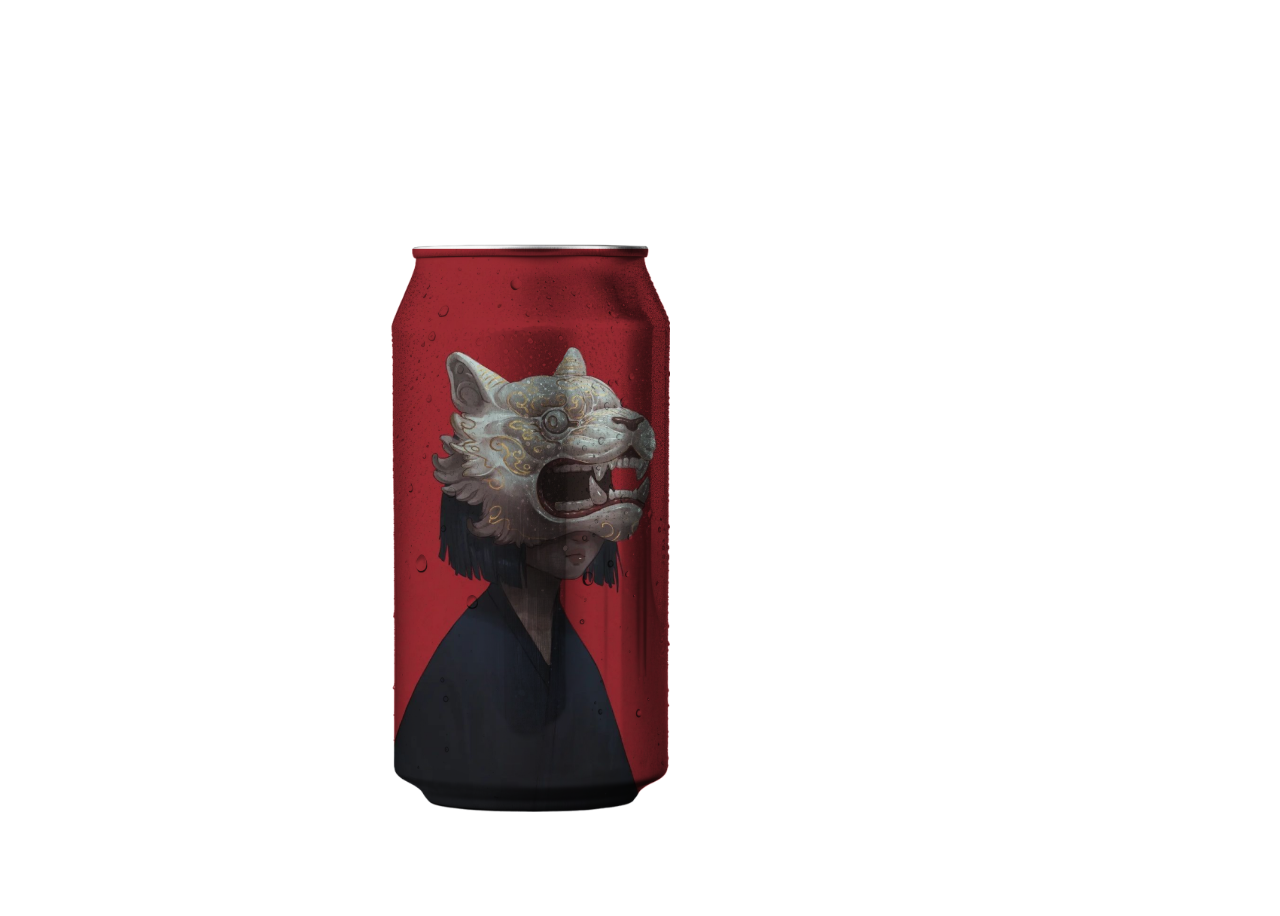
<file: Bottle/index.html>
<!DOCTYPE html>
<html lang="en">
<head>
    <meta charset="UTF-8">
    <meta name="viewport" content="width=device-width, initial-scale=1.0">
    <title>Document</title>
    <link rel="stylesheet" href="./style.css">
</head>
<body>
    <div class="banner">
        <div class="product">
            <div class="soda" style="--url: url(./bg.png)">

            </div>
        </div>
    </div>
</body>
</html>
</file>
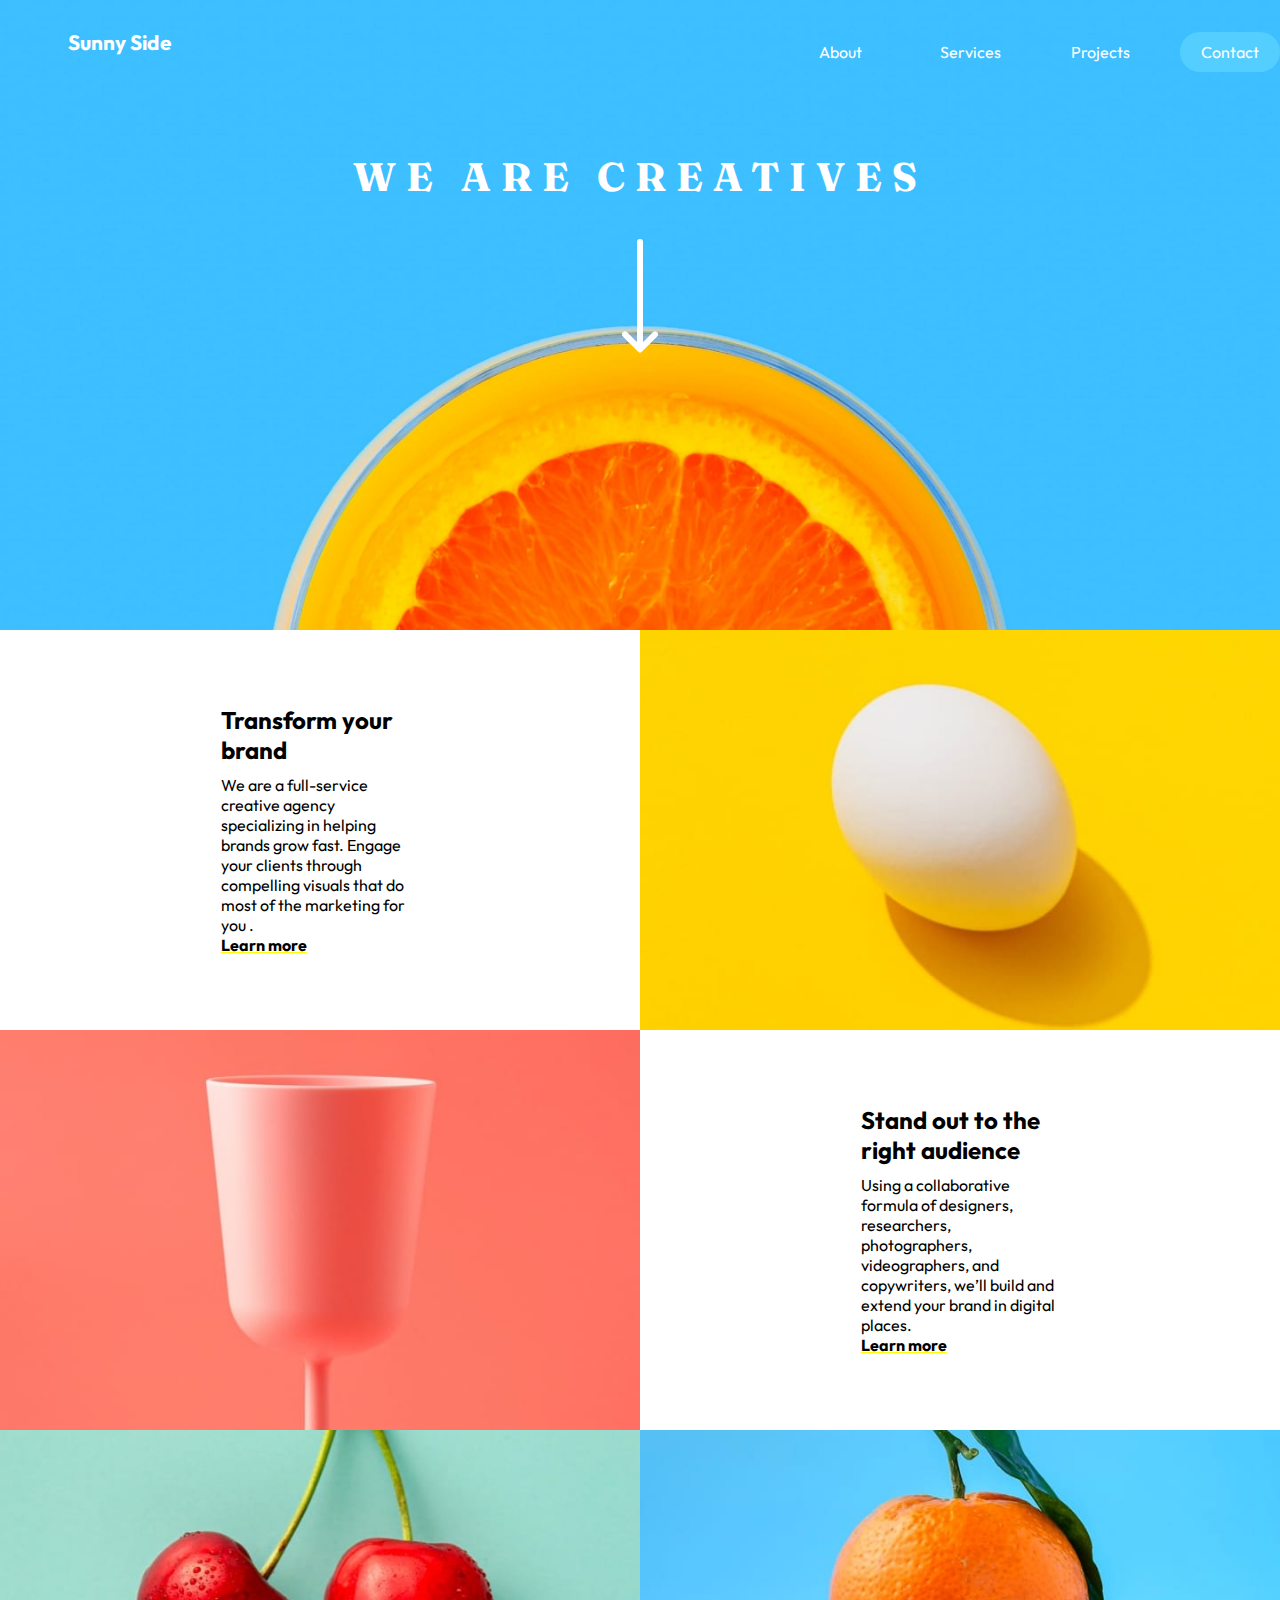
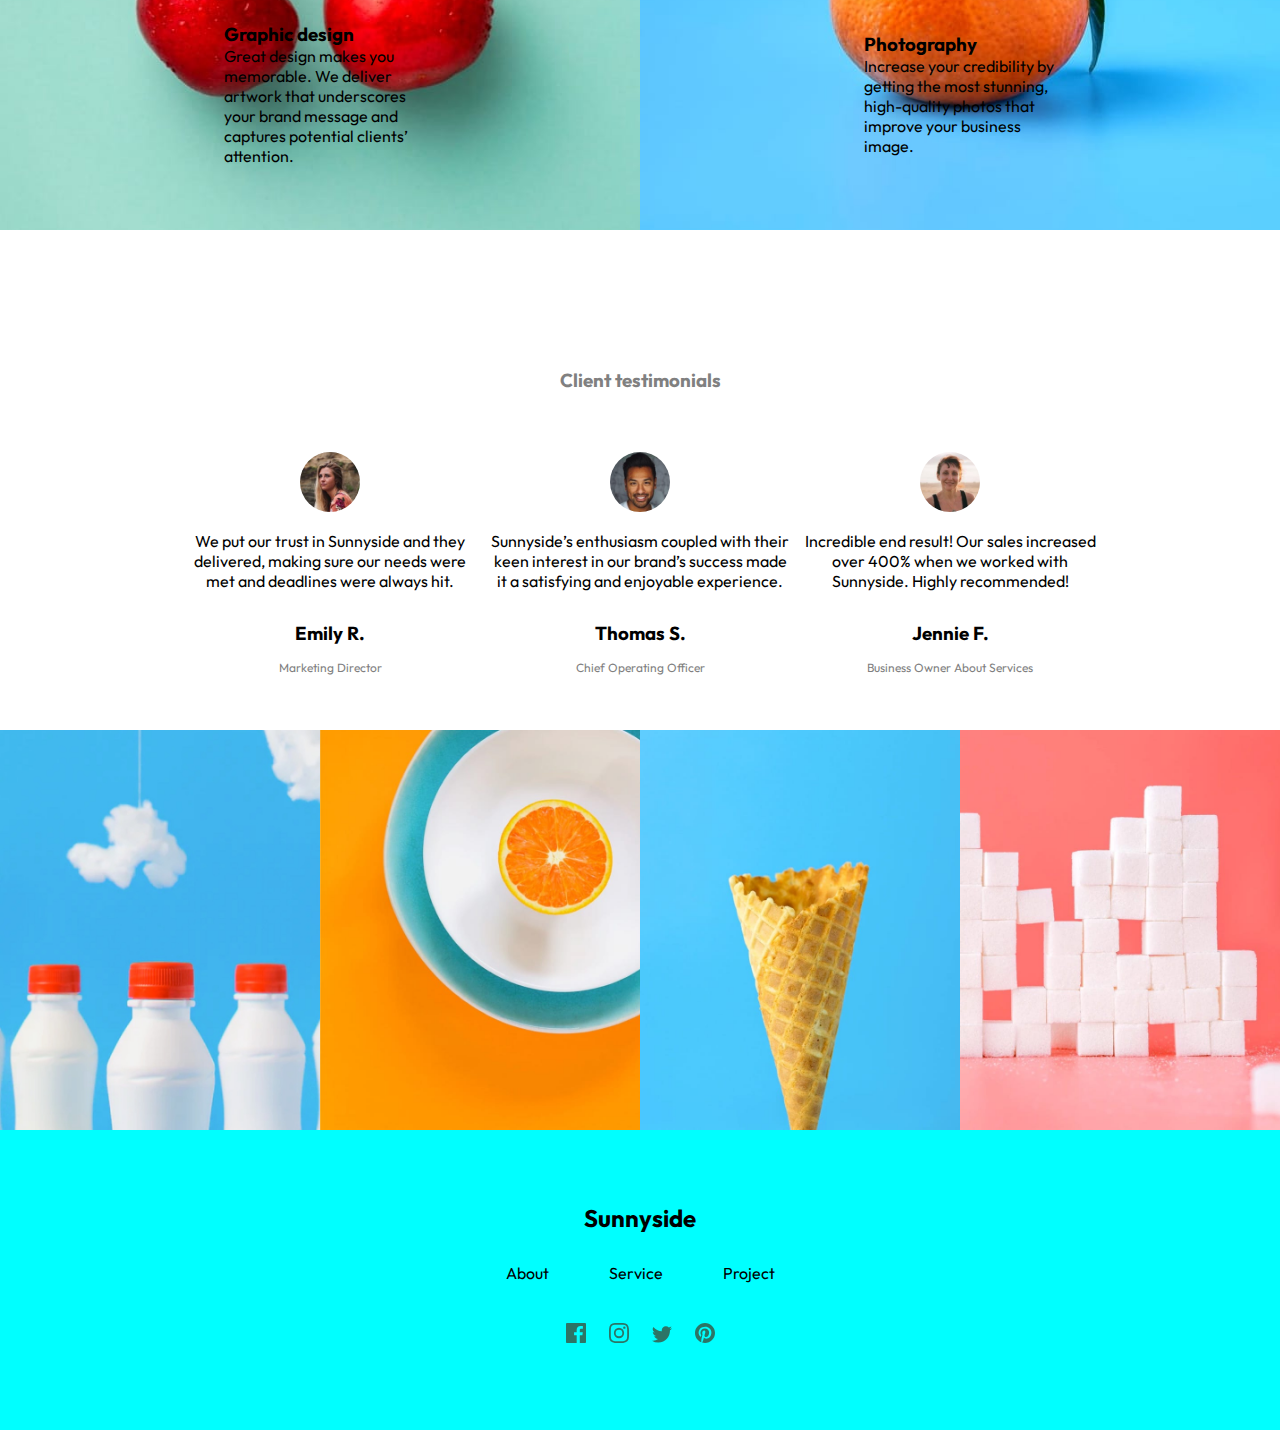
<file: Frontend/sunnyside-agency-landing-page-main/index.html>
<!DOCTYPE html>
<html lang="en">
  <head>
    <meta charset="UTF-8" />
    <meta name="viewport" content="width=device-width, initial-scale=1.0" />
    <!-- displays site properly based on user's device -->
    <link rel="stylesheet" href="./style.css" />
    <link
      rel="icon"
      type="image/png"
      sizes="32x32"
      href="./images/favicon-32x32.png"
    />
    <title>Frontend Mentor | Sunnyside agency landing page</title>
    <style></style>
  </head>
  <body>
    <div class="container">
      <div class="header">
        <div class="nav">
          <div class="nav-header">
            <h4>Sunny Side</h4>
          </div>
          <div class="nav-list">
            <li>About</li>
            <li>Services</li>
            <li>Projects</li>
            <li>Contact</li>
          </div>
        </div>
        <h1>We are creatives</h1>
        <div class="arrow">
          <img src="./images/icon-arrow-down.svg" alt="" />
        </div>
      </div>
      <div class="content1">
        <div class="sec1">
          <div class="sec1-content">
            <h2>Transform your brand</h2>
            <p>
              We are a full-service creative agency specializing in helping
              brands grow fast. Engage your clients through compelling visuals
              that do most of the marketing for you .
            </p>
            <a href="">Learn more</a>
          </div>
        </div>
        <div class="sec2">
          <img src="./images/desktop/image-transform.jpg" alt="" />
        </div>
      </div>
      <div class="content1">
        <div class="sec2">
          <img src="./images/desktop/image-stand-out.jpg" alt="" />
        </div>
        <div class="sec1">
          <div class="sec1-content">
            <h2>Stand out to the right audience</h2>
            <p>
              Using a collaborative formula of designers, researchers,
              photographers, videographers, and copywriters, we’ll build and
              extend your brand in digital places.
            </p>
            <a href="">Learn more</a>
          </div>
        </div>
      </div>
      <div class="content1">
        <div class="sec3">
          <div class="sec-detail">
            <h3>Graphic design</h3>
            <p>
              Great design makes you memorable. We deliver artwork that
              underscores your brand message and captures potential clients’
              attention.
            </p>
          </div>
        </div>
        <div class="sec4">
          <div class="sec-detail">
            <h3>Photography</h3>
            <p>
              Increase your credibility by getting the most stunning,
              high-quality photos that improve your business image.
            </p>
          </div>
        </div>
      </div>
      <div class="sec5">
        <h3 style="color: gray">Client testimonials</h3>
        <div class="card-container">
          <div class="sec-card">
            <img src="./images/image-emily.jpg" alt="" />
            <p>
              We put our trust in Sunnyside and they delivered, making sure our
              needs were met and deadlines were always hit.
            </p>
            <div class="detail">
              <h3>Emily R.</h3>
              <p>Marketing Director</p>
            </div>
          </div>
          <div class="sec-card">
            <img src="./images/image-thomas.jpg" alt="" />

            <p>
              Sunnyside’s enthusiasm coupled with their keen interest in our
              brand’s success made it a satisfying and enjoyable experience.
            </p>
            <div class="detail">
              <h3>Thomas S.</h3>
              <p>Chief Operating Officer</p>
            </div>
          </div>
          <div class="sec-card">
            <img src="./images/image-jennie.jpg" alt="" />
            <p>
              Incredible end result! Our sales increased over 400% when we
              worked with Sunnyside. Highly recommended!
            </p>
            <div class="detail">
              <h3>Jennie F.</h3>
              <p>Business Owner About Services</p>
            </div>
          </div>
        </div>
      </div>
      <div class="sec6">
        <div class="sec6-pic"></div>
        <div class="sec6-pic"></div>
        <div class="sec6-pic"></div>
        <div class="sec6-pic"></div>
      </div>
      <div class="footer">
        <div class="footer-detail">
          <h2>Sunnyside</h2>
          <div class="footer-list">
            <li>About</li>
            <li>Service</li>
            <li>Project</li>
          </div>
    
          <img src="./images/icon-facebook.svg" alt="" />
          <img src="./images/icon-instagram.svg" alt="" />
          <img src="./images/icon-twitter.svg" alt="" />
          <img src="./images/icon-pinterest.svg" alt="" />
        </div>
      </div>
    </div>
  </body>
</html>
</file>
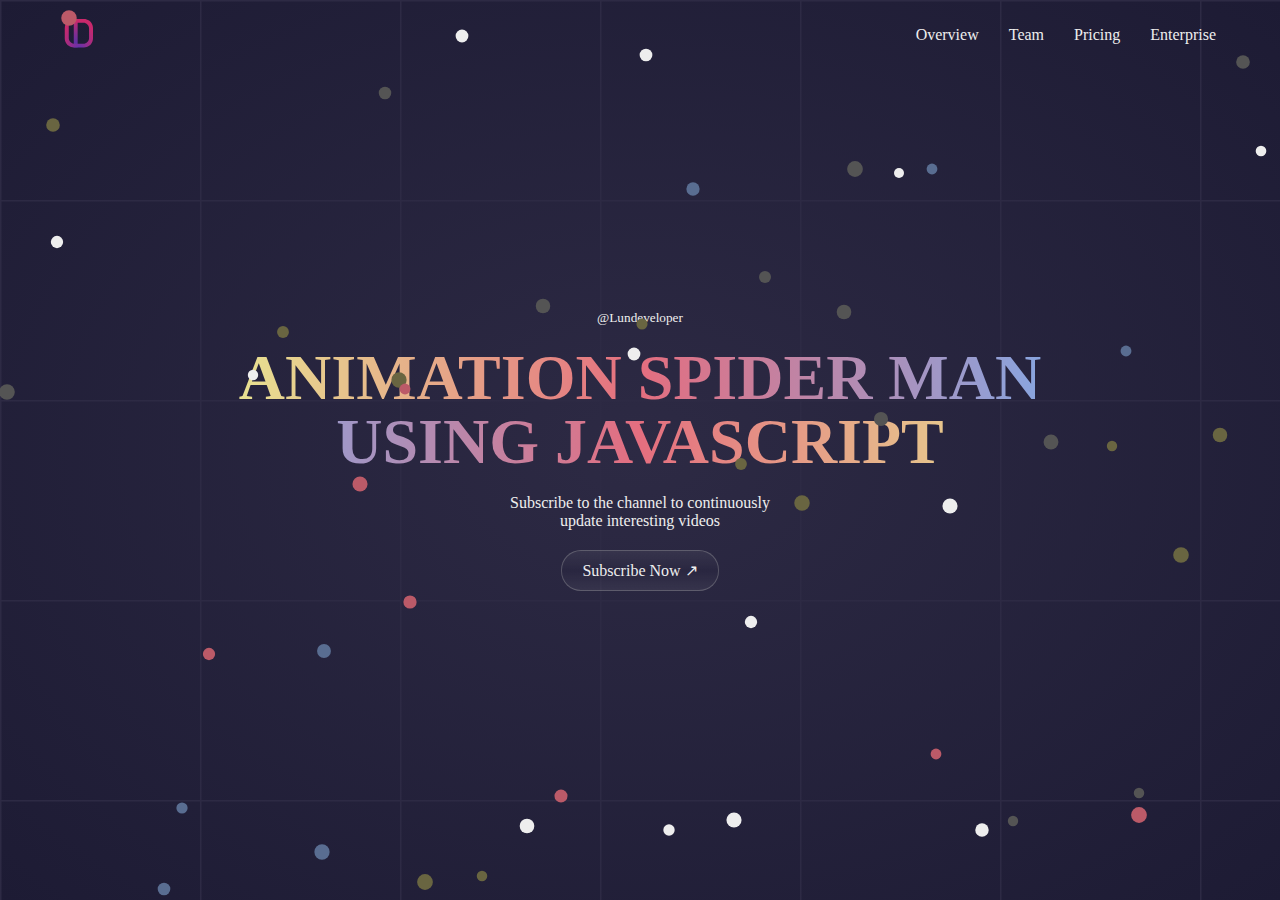
<file: LD/canvas/index.html>
<!DOCTYPE html>
<html lang="en">
<head>
    <meta charset="UTF-8">
    <meta name="viewport" content="width=device-width, initial-scale=1.0">
    <title>Document</title>
    <link rel="stylesheet" href="style.css">
</head>
<body>
    <header>
        <figure>
            <img src="../logo.svg">
        </figure>
        <nav>
            <ul>
                <li>Overview</li>
                <li>Team</li>
                <li>Pricing</li>
                <li>Enterprise</li>
            </ul>
        </nav>
    </header>
    <main>
        <div class="banner">
            <h5>@Lundeveloper</h5>
            <div>
                <h1 class="left">ANIMATION spider man</h1>
                <h1 class="right">using JAvascript</h1>
            </div>
            <h4>
                Subscribe to the channel to continuously
                <br>update interesting videos
            </h4>
            <button>Subscribe Now &#8599</button>

            <canvas id="dotsCanvas"></canvas>
        </div>
    </main>    


    <script src="app.js"></script>
</body>
</html>
</file>
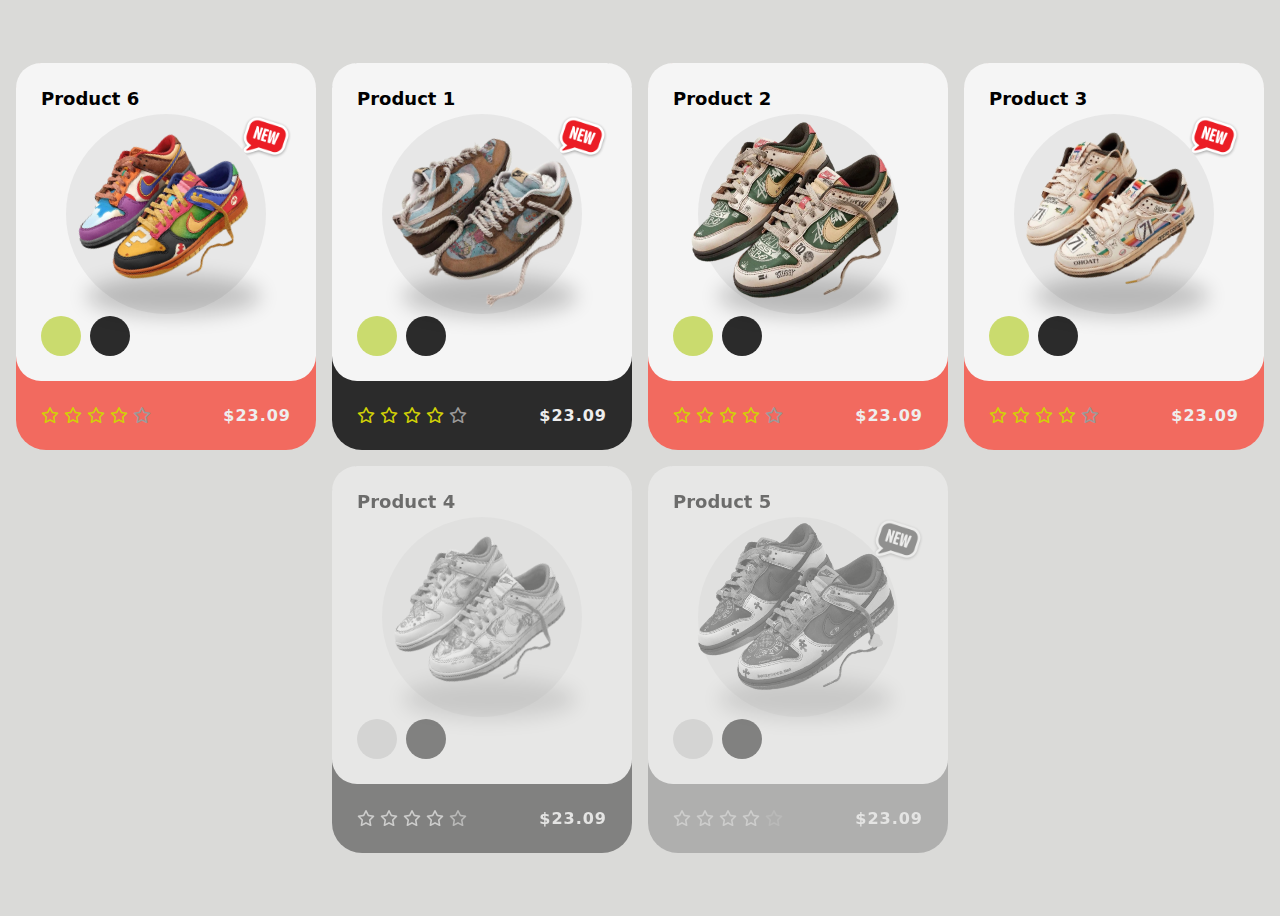
<file: LD/flex_css/index.html>
<!DOCTYPE html>
<html lang="en">

<head>
  <meta charset="UTF-8">
  <meta http-equiv="X-UA-Compatible" content="IE=edge">
  <meta name="viewport" content="width=device-width, initial-scale=1.0">
  <title>Document</title>
  <link rel="stylesheet" href="style.css">
  <link rel="stylesheet" href="https://cdnjs.cloudflare.com/ajax/libs/font-awesome/6.2.0/css/all.min.css">
</head>

<body>
  <div class="list">

    <div class="card-new">
      <div class="basicInfo">
        <div class="title">
          
          <div class="name">Product 1</div>
        </div>
        <div class="images">
          <div class="img">
            <div class="item">
              <img src="img/shoe1.png">
            </div>
          </div>
        </div>
        <div class="colors">
          <div class="ellipse" style="background:#CADB6E"></div>
          <div class="ellipse" style="background:#2B2B2B"></div>
        </div>
        <div class="addCard">
          <i class="fa-solid fa-basket-shopping"></i>
        </div>
      </div>
      <div class="mores">
        <div class="stars">
          <i class="fa-regular fa-star text-yellow"></i>
          <i class="fa-regular fa-star text-yellow"></i>
          <i class="fa-regular fa-star text-yellow"></i>
          <i class="fa-regular fa-star text-yellow"></i>
          <i class="fa-regular fa-star"></i>
        </div>
        <div class="price">$23.09</div>
      </div>
    </div>
    <div class="card-seller">
      <div class="basicInfo">
        <div class="title">
          
          <div class="name">Product 2</div>
        </div>
        <div class="images">
          <div class="img">
            <div class="item">
              <img src="img/shoe2.png">
            </div>
          </div>
        </div>
        <div class="colors">
          <div class="ellipse" style="background:#CADB6E"></div>
          <div class="ellipse" style="background:#2B2B2B"></div>
        </div>
        <div class="addCard">
          <i class="fa-solid fa-basket-shopping"></i>
        </div>
      </div>
      <div class="mores">
        <div class="stars">
          <i class="fa-regular fa-star text-yellow"></i>
          <i class="fa-regular fa-star text-yellow"></i>
          <i class="fa-regular fa-star text-yellow"></i>
          <i class="fa-regular fa-star text-yellow"></i>
          <i class="fa-regular fa-star"></i>
        </div>
        <div class="price">$23.09</div>
      </div>
    </div>
    <div class="card-new-seller">
      <div class="basicInfo">
        <div class="title">
          
          <div class="name">Product 3</div>
        </div>
        <div class="images">
          <div class="img">
            <div class="item">
              <img src="img/shoe3.png">
            </div>
          </div>
        </div>
        <div class="colors">
          <div class="ellipse" style="background:#CADB6E"></div>
          <div class="ellipse" style="background:#2B2B2B"></div>
        </div>
        <div class="addCard">
          <i class="fa-solid fa-basket-shopping"></i>
        </div>
      </div>
      <div class="mores">
        <div class="stars">
          <i class="fa-regular fa-star text-yellow"></i>
          <i class="fa-regular fa-star text-yellow"></i>
          <i class="fa-regular fa-star text-yellow"></i>
          <i class="fa-regular fa-star text-yellow"></i>
          <i class="fa-regular fa-star"></i>
        </div>
        <div class="price">$23.09</div>
      </div>
    </div>
    <div class="card-out">
      <div class="basicInfo">
        <div class="title">
          
          <div class="name">Product 4</div>
        </div>
        <div class="images">
          <div class="img">
            <div class="item">
              <img src="img/shoe4.png">
            </div>
          </div>
        </div>
        <div class="colors">
          <div class="ellipse" style="background:#CADB6E"></div>
          <div class="ellipse" style="background:#2B2B2B"></div>
        </div>
        <div class="addCard">
          <i class="fa-solid fa-basket-shopping"></i>
        </div>
      </div>
      <div class="mores">
        <div class="stars">
          <i class="fa-regular fa-star text-yellow"></i>
          <i class="fa-regular fa-star text-yellow"></i>
          <i class="fa-regular fa-star text-yellow"></i>
          <i class="fa-regular fa-star text-yellow"></i>
          <i class="fa-regular fa-star"></i>
        </div>
        <div class="price">$23.09</div>
      </div>
    </div>
    <div class="card-new-seller-out">
      <div class="basicInfo">
        <div class="title">
          
          <div class="name">Product 5</div>
        </div>
        <div class="images">
          <div class="img">
            <div class="item">
              <img src="img/shoe5.png">
            </div>
          </div>
        </div>
        <div class="colors">
          <div class="ellipse" style="background:#CADB6E"></div>
          <div class="ellipse" style="background:#2B2B2B"></div>
        </div>
        <div class="addCard">
          <i class="fa-solid fa-basket-shopping"></i>
        </div>
      </div>
      <div class="mores">
        <div class="stars">
          <i class="fa-regular fa-star text-yellow"></i>
          <i class="fa-regular fa-star text-yellow"></i>
          <i class="fa-regular fa-star text-yellow"></i>
          <i class="fa-regular fa-star text-yellow"></i>
          <i class="fa-regular fa-star"></i>
        </div>
        <div class="price">$23.09</div>
      </div>
    </div>
    <div class="card-new-seller-prioritize">
      <div class="basicInfo">
        <div class="title">
          
          <div class="name">Product 6</div>
        </div>
        <div class="images">
          <div class="img">
            <div class="item">
              <img src="img/shoe6.png">
            </div>
          </div>
        </div>
        <div class="colors">
          <div class="ellipse" style="background:#CADB6E"></div>
          <div class="ellipse" style="background:#2B2B2B"></div>
        </div>
        <div class="addCard">
          <i class="fa-solid fa-basket-shopping"></i>
        </div>
      </div>
      <div class="mores">
        <div class="stars">
          <i class="fa-regular fa-star text-yellow"></i>
          <i class="fa-regular fa-star text-yellow"></i>
          <i class="fa-regular fa-star text-yellow"></i>
          <i class="fa-regular fa-star text-yellow"></i>
          <i class="fa-regular fa-star"></i>
        </div>
        <div class="price">$23.09</div>
      </div>
    </div>

  </div>

</body>

</html>
</file>
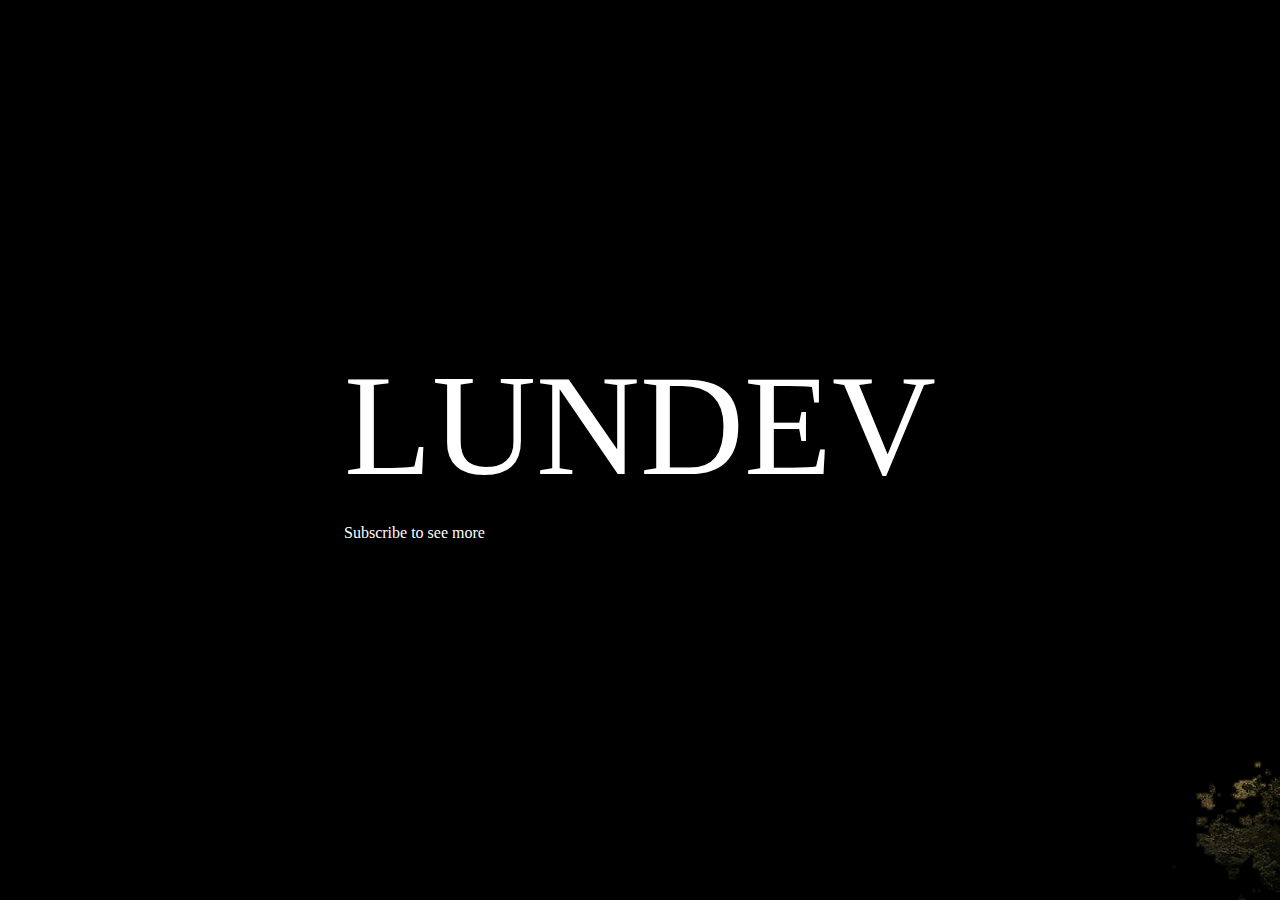
<file: LD/ink-animation-css/index.html>
<!DOCTYPE html>
<html lang="en">
<head>
    <meta charset="UTF-8">
    <meta name="viewport" content="width=device-width, initial-scale=1.0">
    <title>Document</title>
    <link rel="stylesheet" href="style.css">
</head>
<body>
    <div class="banner">
      <div class="content">
        <div class="title">LUNDEV</div>
        <p>Subscribe to see more</p>
      </div>
    </div>
</body>
</html>
</file>
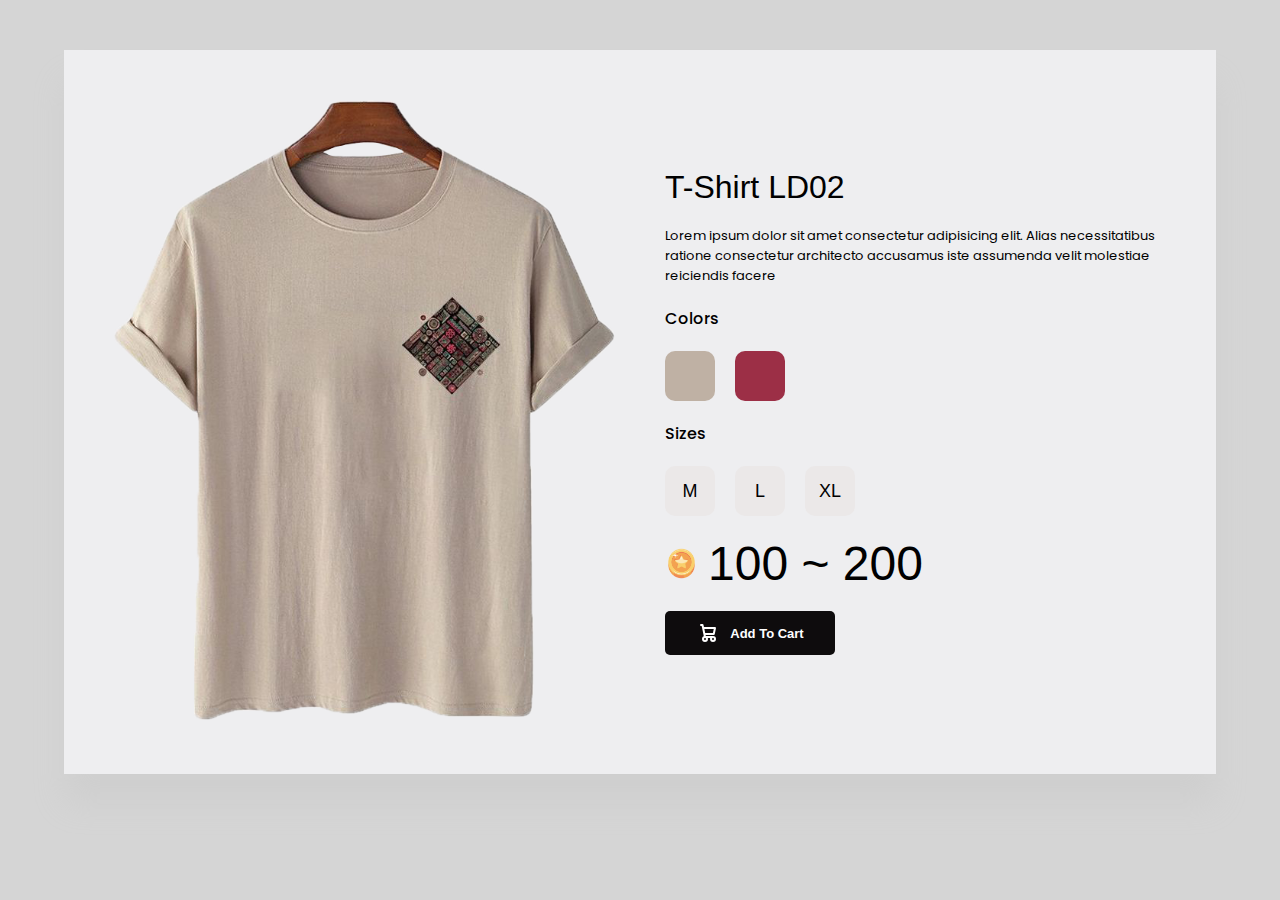
<file: LD/product_has_many_price/index.html>
<!DOCTYPE html>
<html lang="en">
<head>
    <meta charset="UTF-8">
    <meta name="viewport" content="width=device-width, initial-scale=1.0">
    <title>Document</title>
    <link rel="stylesheet" href="style.css">
</head>
<body>
    

    <main>
        <div class="detail">
            <div>
                <img src="image.png" alt="" id="image">
            </div>
            <div class="content">
                <h2 id="title"></h2>
                <p class="des" id="description">
                    <!-- 20 -->
                </p>
                <p><b>Colors</b></p>
                <ul id="colors">
                    <!-- <li style="background-color: #bfb1a4;" class="active"></li>
                    <li style="background-color: #9c2f46;"></li>
                    <li style="background-color: #000000;"></li> -->
                </ul>
                <p><b>Sizes</b></p>
                <ul id="sizes">
                    <!-- <li class="active">M</li>
                    <li>L</li>
                    <li>XL</li> -->
                </ul>
                <div class="price">
                    <img src="Coins.png" alt="">
                    <span id="price">150</span>
                </div>
                <div class="buttons">
                    <button>
                        <svg width="24" height="24" fill="none" viewBox="0 0 24 24">
                            <path stroke="currentColor" stroke-linecap="round" stroke-linejoin="round" stroke-width="2" d="M5 4h1.5L9 16m0 0h8m-8 0a2 2 0 1 0 0 4 2 2 0 0 0 0-4Zm8 0a2 2 0 1 0 0 4 2 2 0 0 0 0-4Zm-8.5-3h9.25L19 7H7.312"/>
                        </svg>
                        Add To Cart
                    </button>
                </div>
            </div>
        </div>
        
    </main>


    <script src="app.js"></script>
</body>
</html>
</file>
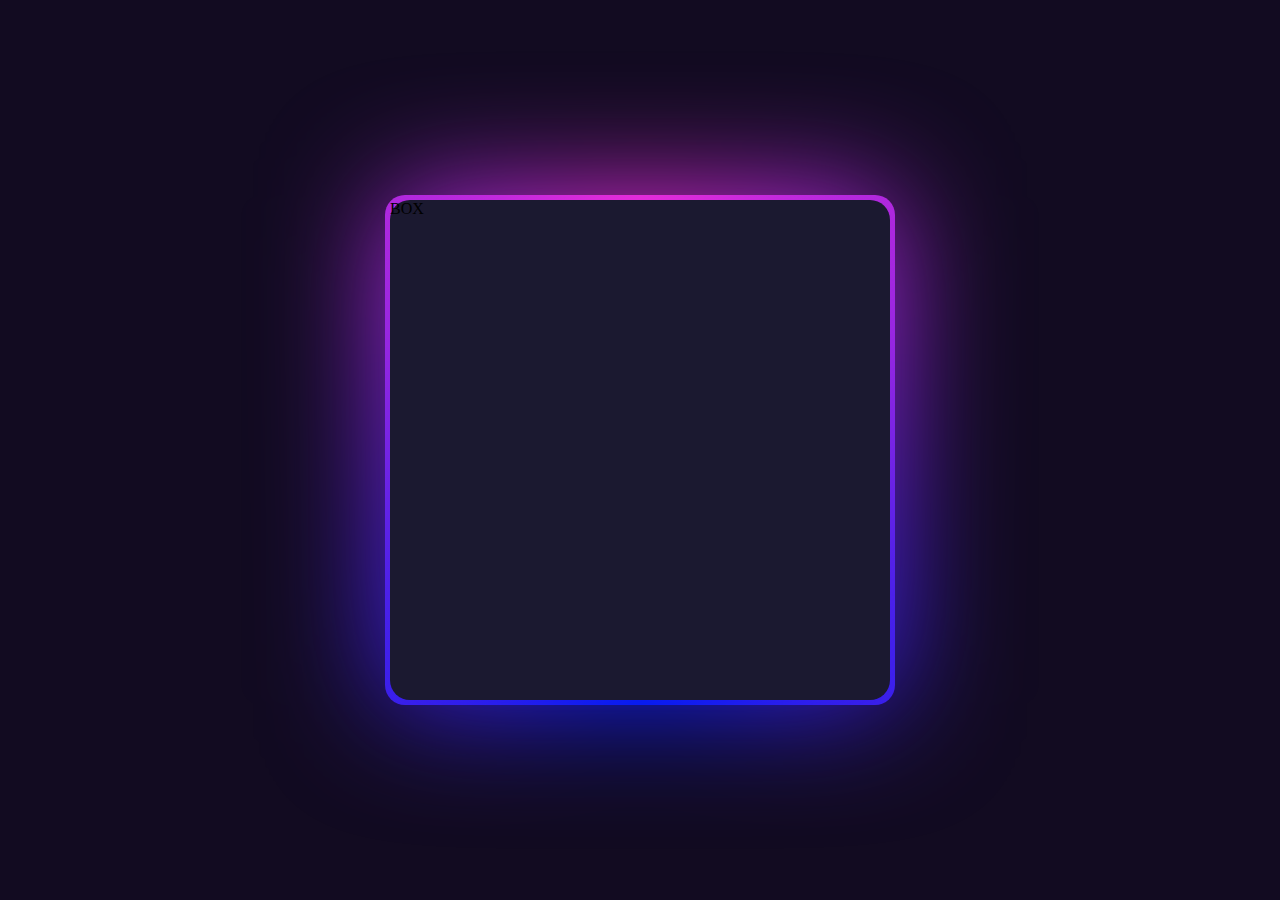
<file: LD/propertyCSS/index.html>
<!DOCTYPE html>
<html lang="en">
<head>
    <meta charset="UTF-8">
    <meta name="viewport" content="width=device-width, initial-scale=1.0">
    <title>Document</title>
    <link rel="stylesheet" href="style.css">
</head>
<body>
    <main>
        <div class="box">
            BOX
        </div>
    </main>
</body>
</html>
</file>
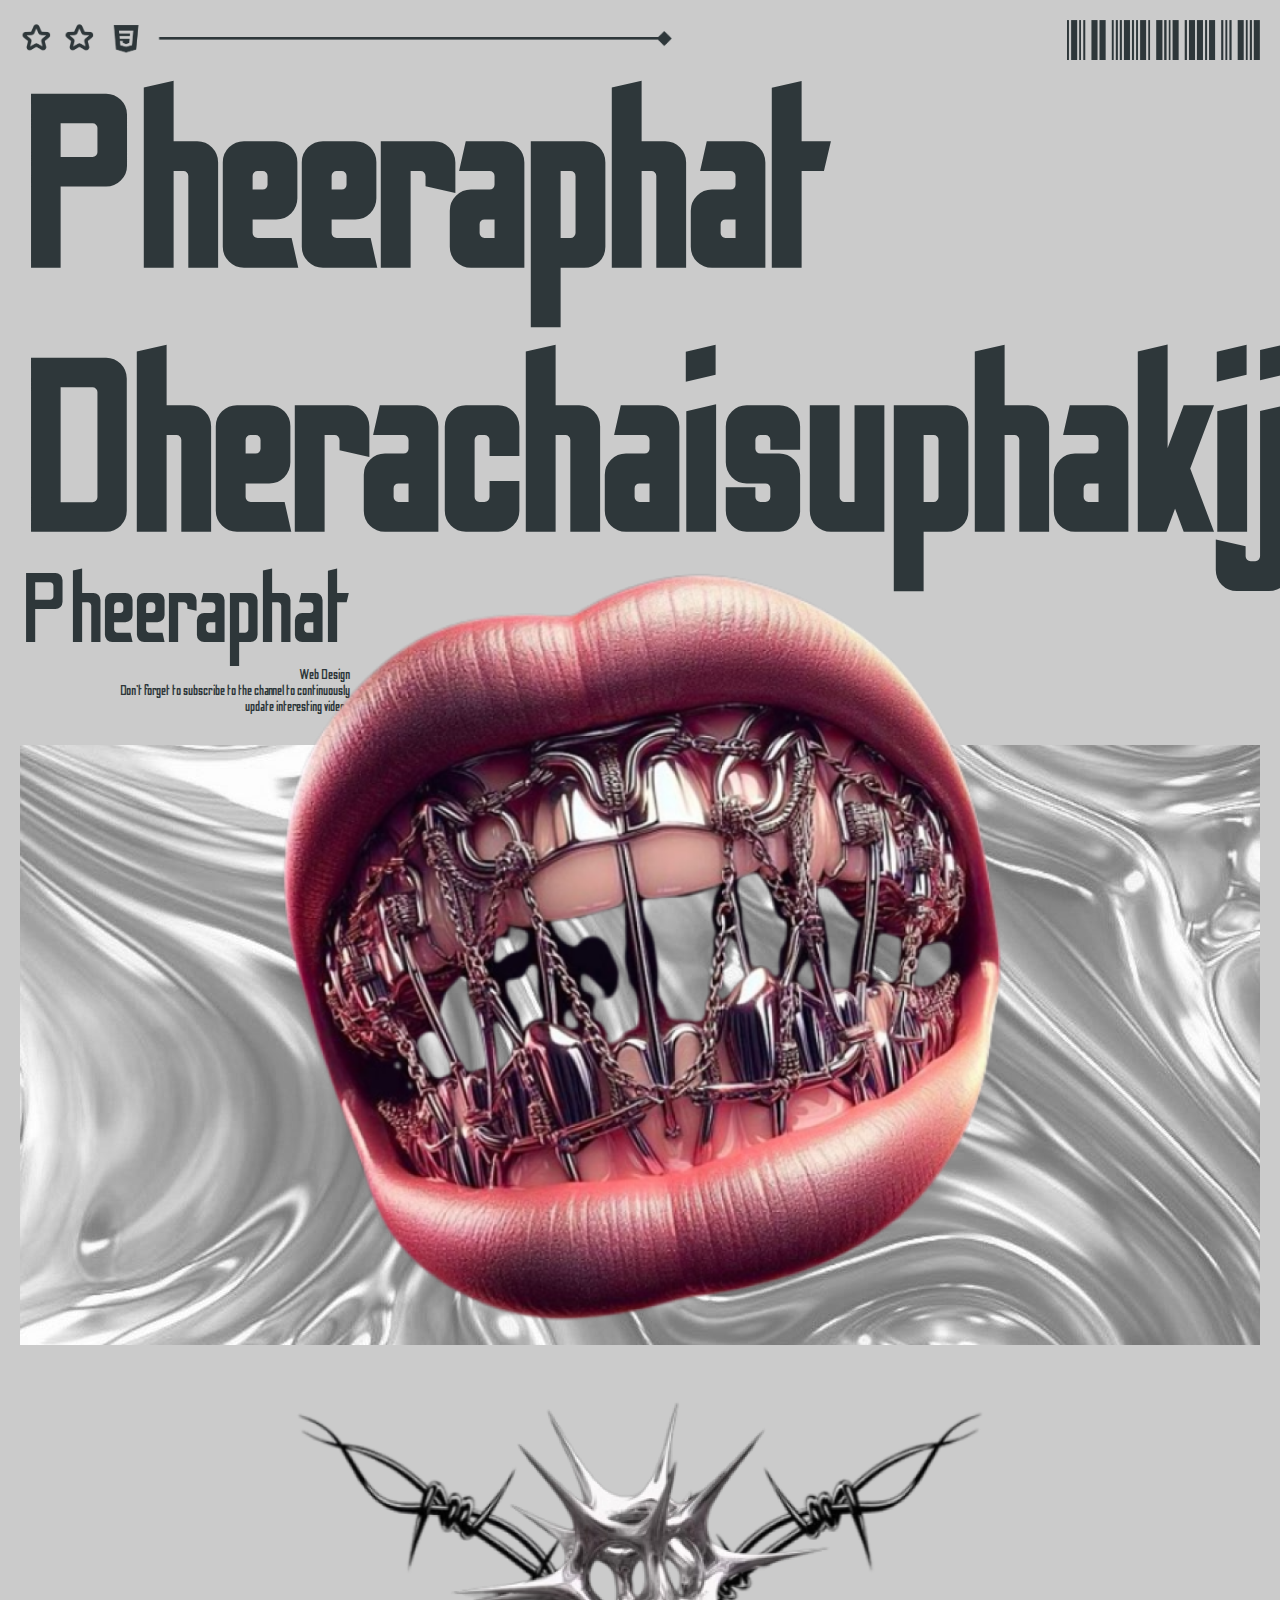
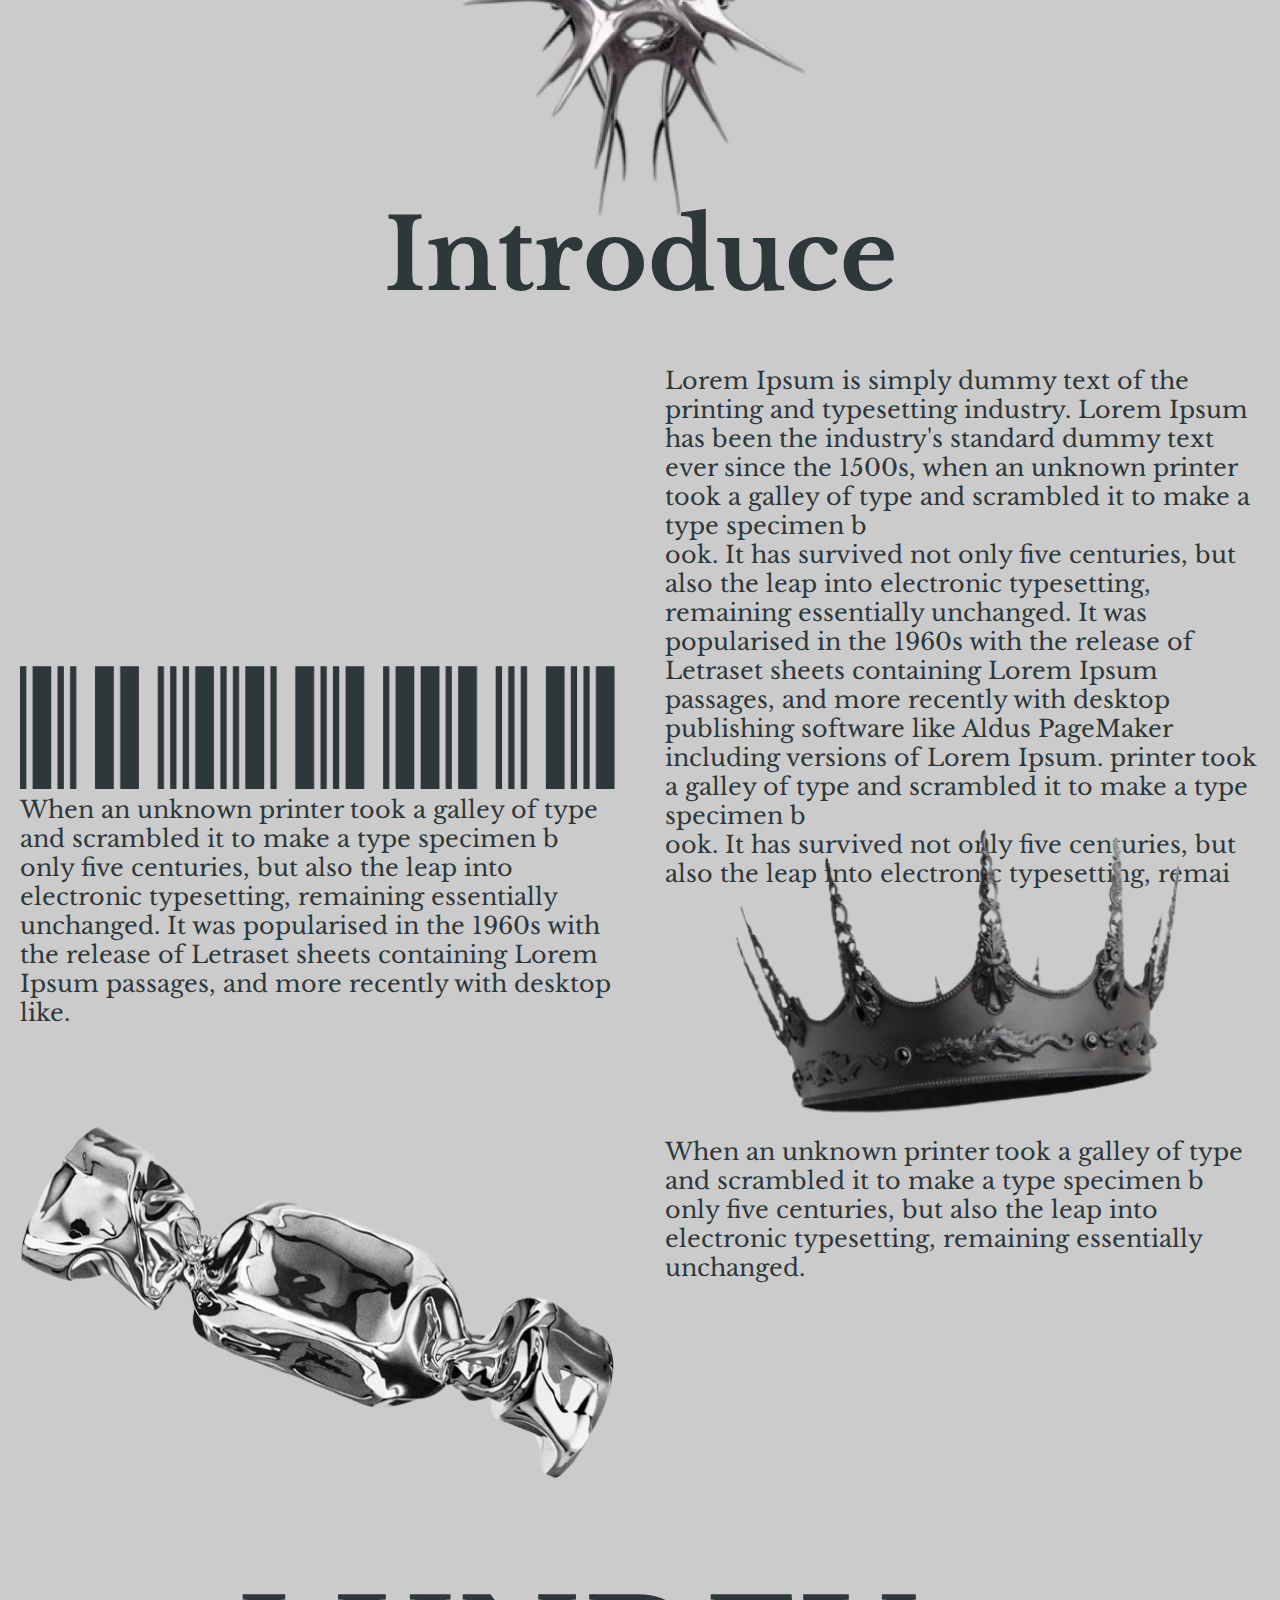
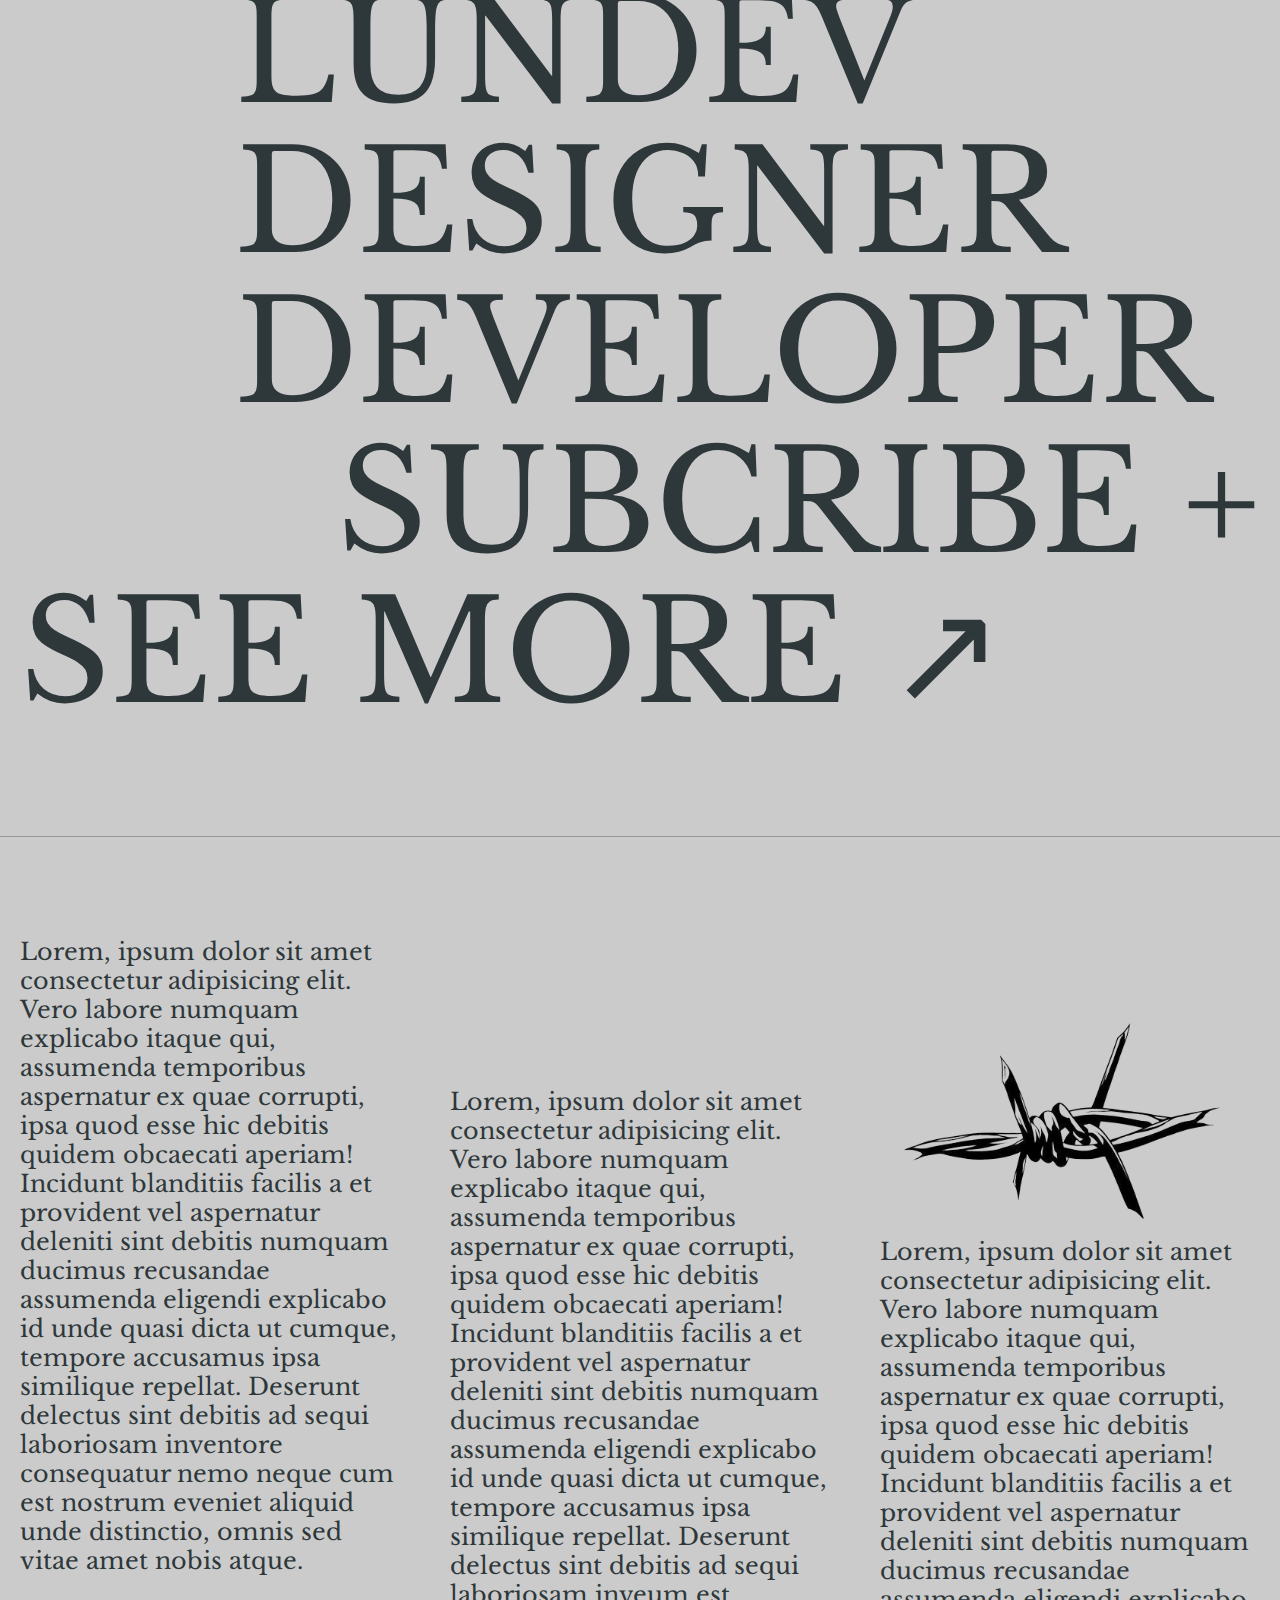
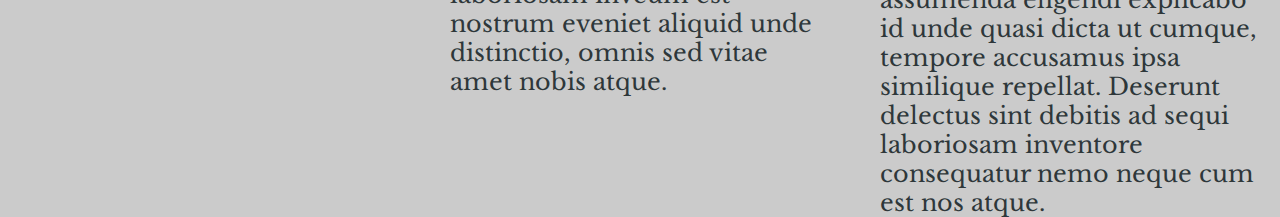
<file: LD/scroll_animation/index.html>
<!DOCTYPE html>
<html lang="en">
<head>
    <meta charset="UTF-8">
    <meta name="viewport" content="width=device-width, initial-scale=1.0">
    <title>Document</title>
    <link rel="stylesheet" href="style.css">
</head>
<body>
    <main>
        <header>
            <img src="images/5.png" alt="">
            <img src="images/6.png" alt="">
        </header>
        <section class="banner">
            <div class="content">
                <h1 class="left">Pheeraphat Dherachaisuphakij</h1>
                <div class="right">
                    <h2>Pheeraphat</h2>
                    <p>Web Design</p>
                    <p>Don't forget to subscribe to the channel to continuously
                        <br>update interesting videos</p>
                </div>
                <div class="image">
                    <img src="images/mouth.png" alt="">
                </div>
            </div>
        </section>


        <section class="grid grid-1">
            <figure>
                <img src="images/sich.png" alt="">
            </figure>
            <figure>
                <img src="images/3.png" alt="" class="autoRotate">
            </figure>
            <h2 class="autoShow">Introduce</h2>
        </section>

        <section class="grid grid-2">
            <div class="autoShow">
                <figure>
                    <img src="images/6.png" alt="">
                </figure>
                <p>
                    When an unknown printer took a galley of type and scrambled it to make a type specimen b <br>
                    only five centuries, but also the leap into electronic typesetting, remaining essentially unchanged. It was popularised in the 1960s with the release of Letraset sheets containing Lorem Ipsum passages, and more recently with desktop like.
                </p>
            </div>
            <div class="autoShow">
                Lorem Ipsum is simply dummy text of the printing and typesetting industry. Lorem Ipsum has been the industry's standard dummy text ever since the 1500s, when an unknown printer took a galley of type and scrambled it to make a type specimen b <br>
                ook. It has survived not only five centuries, but also the leap into electronic typesetting, remaining essentially unchanged. It was popularised in the 1960s with the release of Letraset sheets containing Lorem Ipsum passages, and more recently with desktop publishing software like Aldus PageMaker including versions of Lorem Ipsum.
                printer took a galley of type and scrambled it to make a type specimen b <br>
                ook. It has survived not only five centuries, but also the leap into electronic typesetting, remai
            </div>

            <div class="autoShow">
                <figure>
                    <img src="images/2.png" alt="">
                </figure>
                <p>
                    When an unknown printer took a galley of type and scrambled it to make a type specimen b <br>
                    only five centuries, but also the leap into electronic typesetting, remaining essentially unchanged. 
                </p>
            </div>
            <div class="autoShow">
                <figure>
                    <img src="images/candy.png" alt="">
                </figure>
            </div>
        </section>

        <section class="grid grid-3">
            <div class="autoBLur">LUNDEV</div>
            <div class="autoBLur">DESIGNER</div>
            <div class="autoBLur">DEVELOPER</div>
            <div class="autoBLur">SUBCRIBE +</div>
            <div class="autoBLur">SEE MORE &#8599;</div>
        </section>
    </main>
    <footer>
        <div class="grid grid-5 content">
            <div>Lorem, ipsum dolor sit amet consectetur adipisicing elit. Vero labore numquam explicabo itaque qui, assumenda temporibus aspernatur ex quae corrupti, ipsa quod esse hic debitis quidem obcaecati aperiam! Incidunt blanditiis facilis a et provident vel aspernatur deleniti sint debitis numquam ducimus recusandae assumenda eligendi explicabo id unde quasi dicta ut cumque, tempore accusamus ipsa similique repellat. Deserunt delectus sint debitis ad sequi laboriosam inventore consequatur nemo neque cum est nostrum eveniet aliquid unde distinctio, omnis sed vitae amet nobis atque.</div>
            <div>Lorem, ipsum dolor sit amet consectetur adipisicing elit. Vero labore numquam explicabo itaque qui, assumenda temporibus aspernatur ex quae corrupti, ipsa quod esse hic debitis quidem obcaecati aperiam! Incidunt blanditiis facilis a et provident vel aspernatur deleniti sint debitis numquam ducimus recusandae assumenda eligendi explicabo id unde quasi dicta ut cumque, tempore accusamus ipsa similique repellat. Deserunt delectus sint debitis ad sequi laboriosam inveum est nostrum eveniet aliquid unde distinctio, omnis sed vitae amet nobis atque.</div>
            <div>Lorem, ipsum dolor sit amet consectetur adipisicing elit. Vero labore numquam explicabo itaque qui, assumenda temporibus aspernatur ex quae corrupti, ipsa quod esse hic debitis quidem obcaecati aperiam! Incidunt blanditiis facilis a et provident vel aspernatur deleniti sint debitis numquam ducimus recusandae assumenda eligendi explicabo id unde quasi dicta ut cumque, tempore accusamus ipsa similique repellat. Deserunt delectus sint debitis ad sequi laboriosam inventore consequatur nemo neque cum est nos atque.</div>
            <div>
                <figure>
                    <img src="images/8.png" alt="">
                </figure>
            </div>
        </div>
    </footer>
</body>
</html>
</file>
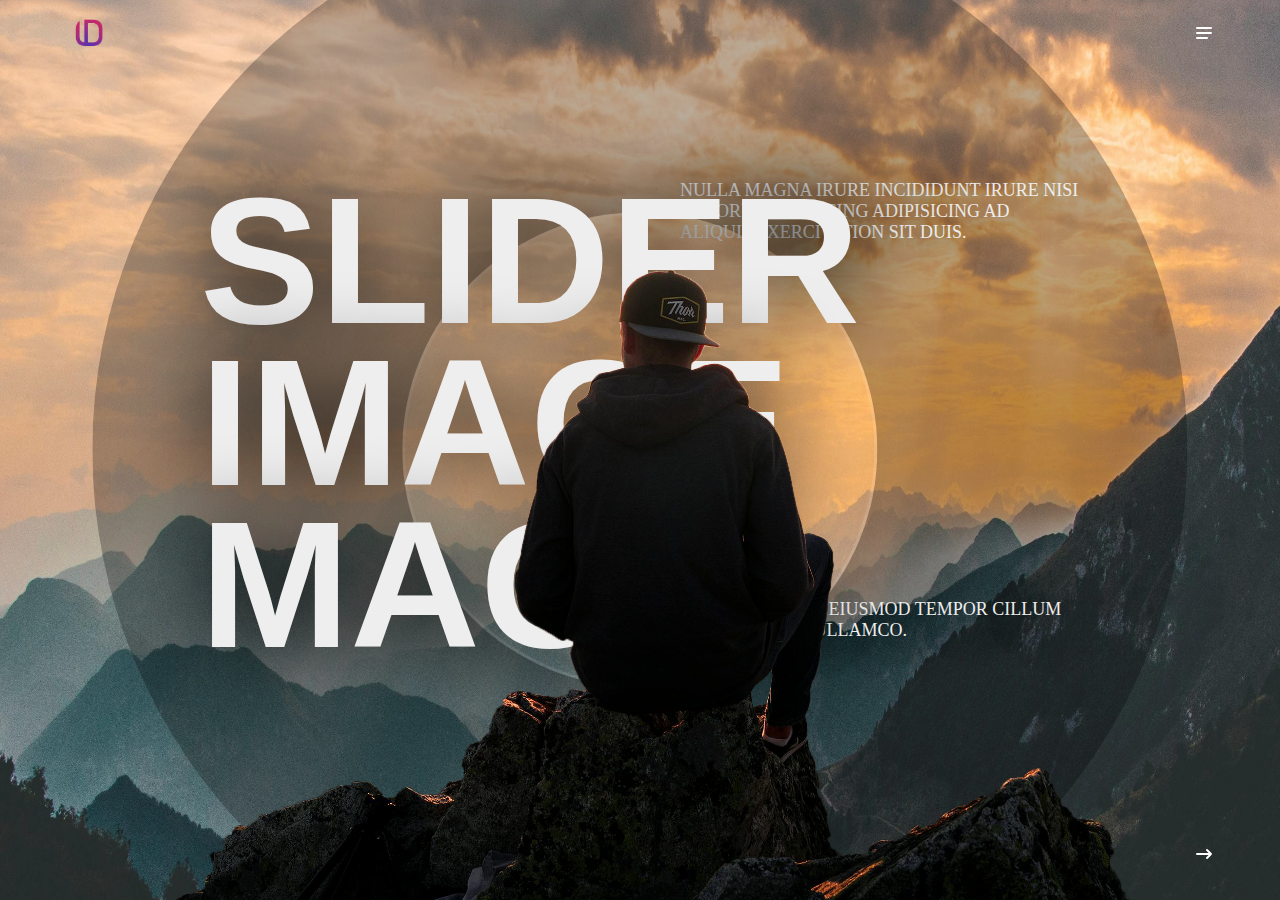
<file: LD/slider_1/index.html>
<!DOCTYPE html>
<html lang="en">
<head>
    <meta charset="UTF-8">
    <meta name="viewport" content="width=device-width, initial-scale=1.0">
    <title>Document</title>
    <link rel="stylesheet" href="style.css">
</head>
<body>
    
    <main>
        <header>
            <figure class="logo">
                <img src="img/logo.png" alt="">
            </figure>
            <nav>
                <svg class="w-6 h-6 text-gray-800 dark:text-white" aria-hidden="true" xmlns="http://www.w3.org/2000/svg" width="24" height="24" fill="none" viewBox="0 0 24 24">
                    <path stroke="currentColor" stroke-linecap="round" stroke-width="2" d="M5 7h14M5 12h14M5 17h10"/>
                </svg>
            </nav>
        </header>
        <section class="slider">
            <div class="list">
                <div class="item active">
                    <div class="image" style="--url: url('img/1.jpg')"></div>
                    <div class="content">
                        <h2>SLIDER IMAGE MAGIC</h2>
                        <p>
                            Nulla magna irure incididunt irure nisi laboris adipisicing adipisicing ad aliquip exercitation sit duis.
                        </p>
                        <p>
                            Ex irure minim eiusmod tempor cillum consectetur ullamco.
                        </p>
                    </div>
                </div>
                <div class="item ">
                    <div class="image" style="--url: url('img/2.jpg')"></div>
                    <div class="content">
                        <h2>SLIDER IMAGE MAGIC</h2>
                        <p>
                            Nulla magna irure incididunt irure nisi laboris adipisicing adipisicing ad aliquip exercitation sit duis.
                        </p>
                        <p>
                            Ex irure minim eiusmod tempor cillum consectetur ullamco.
                        </p>
                    </div>
                </div>
                <div class="item">
                    <div class="image" style="--url: url('img/3.jpg')"></div>
                    <div class="content">
                        <h2>SLIDER IMAGE MAGIC</h2>
                        <p>
                            Nulla magna irure incididunt irure nisi laboris adipisicing adipisicing ad aliquip exercitation sit duis.
                        </p>
                        <p>
                            Ex irure minim eiusmod tempor cillum consectetur ullamco.
                        </p>
                    </div>
                </div>
            </div>
            <div class="arrows">
                <button id="prev">
                    <svg class="w-6 h-6 text-gray-800 dark:text-white" aria-hidden="true" xmlns="http://www.w3.org/2000/svg" width="24" height="24" fill="none" viewBox="0 0 24 24">
                        <path stroke="currentColor" stroke-linecap="round" stroke-linejoin="round" stroke-width="2" d="M5 12h14M5 12l4-4m-4 4 4 4"/>
                    </svg>
                </button>
                <button id="next">
                    <svg class="w-6 h-6 text-gray-800 dark:text-white" aria-hidden="true" xmlns="http://www.w3.org/2000/svg" width="24" height="24" fill="none" viewBox="0 0 24 24">
                        <path stroke="currentColor" stroke-linecap="round" stroke-linejoin="round" stroke-width="2" d="M19 12H5m14 0-4 4m4-4-4-4"/>
                    </svg>
                </button>
            </div>
        </section>
    </main>



    <script src="app.js"></script>
</body>
</html>
</file>
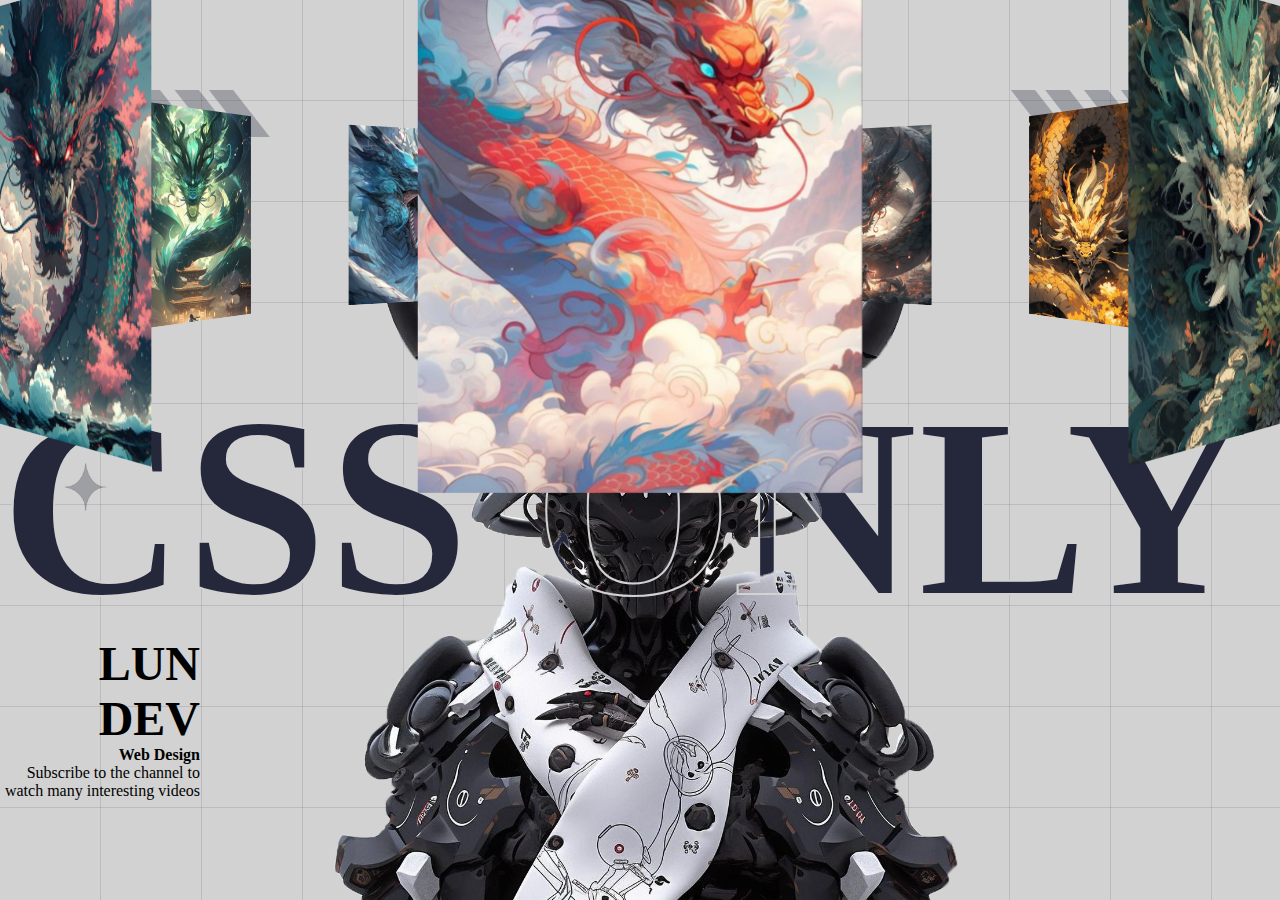
<file: LD/slider_3d/index.html>
<!DOCTYPE html>
<html lang="en">
<head>
    <meta charset="UTF-8">
    <meta name="viewport" content="width=device-width, initial-scale=1.0">
    <title>Document</title>
    <style>
        
        *{
            margin: 0;
            padding: 0;
            box-sizing: border-box;
        }
        body{
            background-color: #D2D2D2;
            background-image:
            repeating-linear-gradient(
                to right, transparent 0 100px,
                #25283b22 100px 101px
            ),
            repeating-linear-gradient(
                to bottom, transparent 0 100px,
                #25283b22 100px 101px
            );
        }
        
        body::before{
            position: absolute;
            width: min(1400px, 90vw);
            top: 10%;
            left: 50%;
            height: 90%;
            transform: translateX(-50%);
            content: '';
            background-image: url(images/bg.png);
            background-size: 100%;
            background-repeat: no-repeat;
            background-position: top center;
            pointer-events: none;
        }
    </style>
    <link rel="stylesheet" href="style.css">
</head>
<body>

    <div class="banner">
        <div class="slider" style="--quantity: 10">
            <div class="item" style="--position: 1"><img src="images/dragon_1.jpg" alt=""></div>
            <div class="item" style="--position: 2"><img src="images/dragon_2.jpg" alt=""></div>
            <div class="item" style="--position: 3"><img src="images/dragon_3.jpg" alt=""></div>
            <div class="item" style="--position: 4"><img src="images/dragon_4.jpg" alt=""></div>
            <div class="item" style="--position: 5"><img src="images/dragon_5.jpg" alt=""></div>
            <div class="item" style="--position: 6"><img src="images/dragon_6.jpg" alt=""></div>
            <div class="item" style="--position: 7"><img src="images/dragon_7.jpg" alt=""></div>
            <div class="item" style="--position: 8"><img src="images/dragon_8.jpg" alt=""></div>
            <div class="item" style="--position: 9"><img src="images/dragon_9.jpg" alt=""></div>
            <div class="item" style="--position: 10"><img src="images/dragon_10.jpg" alt=""></div>
        </div>
        <div class="content">
            <h1 data-content="CSS ONLY">
                CSS ONLY
            </h1>
            <div class="author">
                <h2>LUN DEV</h2>
                <p><b>Web Design</b></p>
                <p>
                    Subscribe to the channel to watch many interesting videos
                </p>
            </div>
            <div class="model"></div>
        </div>
    </div>
    
</body>
</html>
</file>
<file: Bottle/style.css>
.banner{
    height: 100vh;
    overflow: hidden;
    position: relative;
    
}
.banner .product{
    width: 500px;
    height: 500px;
    position: absolute;
    bottom: 170px;
    left: 50%;
    transform: translateX(-50%);
    z-index: 1;
    transition: 0.7s;
    --left: 0px
    
}
.banner .product .soda{
    background: 
    var(--url) var(--left), 30px,
    url("./bottle.png") 
   ;
    /* 100% of element height */
    background-size: auto 100%;
    width: 280px ;
    /* use aspect ration instead */
    aspect-ratio: 2/4.1;
    background-blend-mode:multiply;
    mask-image: url("./bottle.png");
    mask-size: auto 100%;
    transition: 2s;
}
.banner .product:hover{
   --left : -500px;
}
</file>
<file: Frontend/sunnyside-agency-landing-page-main/style.css>
@import url('https://fonts.googleapis.com/css2?family=Archivo:ital,wght@0,100..900;1,100..900&family=Fraunces:ital,opsz,wght@0,9..144,100..900;1,9..144,100..900&family=IBM+Plex+Sans+Thai:wght@100;200;300;400;500;600;700&family=Mitr:wght@200;300;400;500;600;700&family=Noto+Sans+Thai:wght@100..900&family=Outfit:wght@100..900&family=Rock+Salt&family=Sigmar&display=swap');
@import url('https://fonts.googleapis.com/css2?family=Archivo:ital,wght@0,100..900;1,100..900&family=Barlow:ital,wght@0,100;0,200;0,300;0,400;0,500;0,600;0,700;0,800;0,900;1,100;1,200;1,300;1,400;1,500;1,600;1,700;1,800;1,900&family=Fraunces:ital,opsz,wght@0,9..144,100..900;1,9..144,100..900&family=IBM+Plex+Sans+Thai:wght@100;200;300;400;500;600;700&family=Mitr:wght@200;300;400;500;600;700&family=Noto+Sans+Thai:wght@100..900&family=Outfit:wght@100..900&family=Rock+Salt&family=Sigmar&display=swap');
@import url('https://fonts.googleapis.com/css2?family=Archivo:ital,wght@0,100..900;1,100..900&family=Barlow:ital,wght@0,100;0,200;0,300;0,400;0,500;0,600;0,700;0,800;0,900;1,100;1,200;1,300;1,400;1,500;1,600;1,700;1,800;1,900&family=Fraunces:ital,opsz,wght@0,9..144,100..900;1,9..144,100..900&family=IBM+Plex+Sans+Thai:wght@100;200;300;400;500;600;700&family=Mitr:wght@200;300;400;500;600;700&family=Noto+Sans+Thai:wght@100..900&family=Outfit:wght@100..900&family=Rock+Salt&family=Sigmar&display=swap');


*{
    font-family: "Outfit", sans-serif;
    margin: 0;
    padding: 0;
}
h1{
    font-family: "Fraunces", serif;
    text-transform: uppercase;
}
.attribution {
  font-size: 11px;
  text-align: center;
}
.attribution a {
  color: hsl(228, 45%, 44%);
}
.nav {
  display: flex;
  justify-content: space-between;

  position: relative;
 
}
.nav .nav-list {
    gap: 30px;
  }
  .nav h4{
    color: white;
    margin-top: 2em;
    scale: 1.3;
    margin-left: 5em;
  }
.nav .nav-list li {
  list-style: none;
  width: 80px;
  text-align: center;
  padding: 10px;
  margin-top: 2em;
  color: white;
}
.nav .nav-list li:nth-child(4) {
    background-color: rgb(83, 206, 255);
    border-radius: 30px;
   
  }
.nav-list {
  display: flex;
}
.header {
    width: 100%;
    height: 70vh; 
    background-repeat: no-repeat;
    background-image: url("./images/desktop/image-header.jpg");
    background-size: cover;
    background-position: center;
    position: relative; 
    object-fit: cover;
    z-index: 0; 
    top: 0;
    left: 0;
}
.header h1{
    color: white;
    font-size: 2.5em;
    letter-spacing: 10px;
    text-align: center;
    margin-top: 2em;
}
.arrow{
    display: flex;
    justify-content: center;
    margin-top: 3%;
}
.content1{
    width: 100%;
    height: 400px;
    display: flex;
}
.sec1{
    width: 50%;
    justify-content: center;
    display: flex;
    align-items: center;
    background-color: rgb(255, 255, 255);
}
.sec1-content{
    width: 31%;
}
.sec1-content h2{
    margin-bottom: 10px;
}
.sec2 {
    width: 50%;
    height: 300px;  
    position: relative;

}
a{
    color: black;
    text-decoration-color: yellow;
    font-weight: bold;
}
.sec2 img {
    width: 100%; 
    height: 400px;
    object-fit: cover; 
    top: 0;
    left: 0;
    background-position: center;
 
}
.sec3{
    display: flex;
    align-items: center;
    justify-content: center;
    width: 50%;
    background-size: cover;
    background-repeat: no-repeat;
    background-image: url("./images/desktop/image-graphic-design.jpg");
}
.sec-detail{
    width: 30%;
    margin-top: 8em;
}
.sec4{
    display: flex;
    align-items: center;
    justify-content: center;
    width: 50%;
    background-size: cover;
    background-repeat: no-repeat;
    background-image: url("./images/desktop/image-photography.jpg");
}
.sec5{
    width: 100%;
    height: 400px;
   display: flex;
   flex-direction: column;
    justify-content: center;
    text-align: center;
    margin-top: 100px;
}
.sec-card{
    width: 300px;
    height: 300px;
    
}
.sec-card img{
   border-radius: 50%;
   width: 20%;
   margin-top: 20%;
}
.sec-card .detail{
    margin-top: 10%;
    
 }
 .sec-card p{
    margin-top: 5%;
    
 }
 .sec-card .detail p{
    font-size: 12px;
    color: gray
    
 }
.card-container{
    display: flex;
    justify-content: center;
    gap: 10px;
}
.sec6{
    width: 100%;
    height: 400px; 
    display: flex;
}
.sec6-pic{
    width: 25%;
    background-color: red;
    height: 400px;
    object-fit: cover;
}
.sec6-pic:nth-child(1){
    background-image: url("./images/desktop/image-gallery-milkbottles.jpg");
    background-size: cover;
}
.sec6-pic:nth-child(2){
    background-image: url("./images/desktop/image-gallery-orange.jpg");
    background-size: cover;
}
.sec6-pic:nth-child(3){
    background-image: url("./images/desktop/image-gallery-cone.jpg");
    background-size: cover;
}
.sec6-pic:nth-child(4){
    background-image: url("./images/desktop/image-gallery-sugarcubes.jpg");
    background-size: cover;
}
.footer{
    display: flex;
    text-align: center;
    justify-content: center;
    align-items: center;
    height: 300px;
    width: 100%;    
    background-color: aqua;
}
.footer-detail img:hover{
    color: white;
   
}
.footer-detail img{
    margin: 10px;
   
}
.footer-list{
list-style: none;
display: flex;
}
.footer-list li{
    margin: 30px;
}
.footer-list li:hover{
    color: white;
    transition: 0.2s;
}
</file>
<file: LD/canvas/style.css>
body{
    color: #eee;
    font-family: Poppins;
    margin: 0;
    background-image:
    repeating-linear-gradient(
        to right, #2d2a44 0 1px, transparent 2px 200px
    ),
    repeating-linear-gradient(
        to bottom, #2d2a44 0 1px, transparent 2px 200px
    ),
    radial-gradient(
        at 50% 50%, #2d2a44, #1d1b34
    );
}
::-webkit-scrollbar{
    width: 0;
}
*{
    padding: 0;
    margin: 0;
    box-sizing: border-box;
    list-style: none;
}
header img{
    width: 30px;
}
header{
    width: min(1200px, 90vw);
    margin: auto;
    height: 70px;
    display: flex;
    justify-content: space-between;
    align-items: center;
}
header nav ul{
    display: flex;
    gap: 30px;
}
main{
}
main .banner{
    height: 100vh;
    display: flex;
    flex-direction: column;
    justify-content: center;
    align-items: center;
    gap: 20px;
    text-align: center;
    margin-top: -70px;
}
h1, h2, h3, h4, h5, h6{
    font-weight: 500;
}
.banner button{
    all: unset;
    border: 1px solid #afaeae55;
    padding: 10px 20px;
    border-radius: 20px;
    background-image: linear-gradient(
        to bottom, #eee1, transparent, #eee1
    );
    cursor: pointer;
    transition: 0.5s;
}
.banner button:hover{
    background-color: #c691e6;
    color: #040018;
    box-shadow: 0 0 50px #c691e6;
    
}
h1{
    --to: left;
    font-size: 4em;
    font-weight: bold;
    background-image: linear-gradient(
        to var(--to), #89a5df, #e46e7f, #e8e191
    );
    -webkit-background-clip: text;
    -webkit-text-fill-color: transparent;
    text-transform: uppercase;
    line-height: 1em;

}
h1.right{
    --to: right;
}

.banner{
    position: relative;
}
.banner #dotsCanvas{
    position: absolute;
    width: 100%;
    height: 100%;
    top: 0;
    left: 0;
    pointer-events: none;
}
</file>
<file: LD/flex_css/style.css>
:root{
    --green: #3BE798;
    --violet: #7F6EB2;
    --color-item: #2B2B2B;
}
body{
    height:100vh;
    overflow: hidden;
    background-color: #dadad8;
    font-family: system-ui;
    display: flex;
    justify-content: center;
    align-items: center;
}
div[class*='new'] .img {
    background-size: 50px;
    background-repeat: no-repeat;
    background-position: top right;
}

div[class^="card"]{
    border-radius: 30px;
    width:300px;
    background-color: var(--color-item);
}
.basicInfo{
    background-color: #f5f5f5;
    border-radius: 25px;
    padding:25px;
    position: relative;
}
.title .category,
.title .info{
    font-weight: 600;
    font-size: x-small;
}
.title .name{
    font-weight: bold;
    font-size: large;
    padding-bottom:3px;
}
div[class^="card"] .img{
    position: relative;
    z-index: 1;
    text-align: center;
}
div[class^="card"] .img img{
    height:200px;
    transform: scale(1) rotate(20deg);
    transition: 0.5s;
}
div[class^="card"] .img::before{
    position: absolute;
    width:200px;
    height:200px;
    border-radius: 50%;
    content:'';
    transform: translate(-50%,-50%);
    background-color: #e7e7e7;
    z-index: -2;
    top:50%;
    left:50%;
}
div[class^="card"] .img::after{
    position: absolute;
    bottom:0;
    width: 70%;
    height:40px;
    background-color: #000;
    content:'';
    right:30px;
    z-index: -1;
    border-radius: 50%;
    opacity: 0.2;
    filter:blur(10px);
    transition: 0.5s;
}
.colors{
    display: flex;
    font-size: xx-small;
    text-align: center;
    gap: 1em;
}
.colors .name{
    margin-bottom:5px;
}
.colors .ellipse{
    width:40px;
    height:40px;
    border-radius: 50%;
    cursor: pointer;
}
.mores{
    padding:25px;
}
.mores .stars,
.mores .price{
    display: inline-block;
}
.mores .price{
    float: right;
    color:#eee;
    font-weight: 600;
    letter-spacing: 1px;
}
.mores .stars{
    color:#9b9a9a;
}
.text-yellow{
    color:rgb(209, 209, 6);
}
.addCard{
    position: absolute;
    width:100%;
    bottom:0;
}
.addCard i{
    position: absolute;
    width:50px;
    height:50px;
    background-color: var(--green);
    color:#222;
    display: flex;
    justify-content: center;
    align-items: center;
    border-radius: 50%;
    right:90px;
    bottom:-25px;
    border:5px solid var(--color-item);
    transition: 0.5s;
    opacity: 0;
    transform: translate(0,10px);
}
.addCard::after,
.addCard::before{
    position: absolute;
    bottom:0;
    background-color: transparent;
    width:47px;
    height:38px;
    content:'';
    right:46px;
    border-bottom-left-radius: 55%;
    opacity: 0;
    transform: translate(0,20px);
    box-shadow: 0 20px 0 0 var(--color-item);
    transition: 0.5s;
}
.addCard::after{
    right:unset;
    left:107px;
    border-bottom-left-radius: 0;
    border-bottom-right-radius: 55%;
}
/* animation */
div[class^="card"]:hover .img img{
    transform: scale(1.2) rotate(30deg) translate(10px, -20px);
}
div[class^="card"]:hover .img::after{
    width:90%;

}
div[class^="card"]:hover .addCard i,
div[class^="card"]:hover .addCard::before,
div[class^="card"]:hover .addCard::after{
    opacity: 1;
    transform: translate(0,0);
}


.list {
    display: flex;
    flex-wrap: wrap;
    gap: 1em;
    justify-content: center;
}



div[class^='card'][class*='new'] .img {
    background-image: url(img/new.webp);
}
div[class^='card'][class*='seller'] {
    --color-item: #f26a5f;
}
div[class^='card'][class*='out'] {
    filter: grayscale(1);
    opacity: 0.5;
}
div[class^='card'][class$='prioritize']:not([class*='out']) {
    order: -1;
}
</file>
<file: LD/ink-animation-css/style.css>
body {
    margin: 0;
    background-color: #000;
    color: #fff;
}
.banner {
    display: flex;
    justify-content: center;
    align-items: center;
    height: 100vh;
    position: relative;
}
.banner .content .title {
    font-family: 'Hallowed Grounds';
    font-size: 9em;
}
.banner::before {
    content: '';
    position: absolute;
    inset: 0;
    background-image: url(bg.jpg);
    background-size: cover;
    background-position: center;
    z-index: -1;

    mask-image: url(ink_lv2.gif);
    mask-size: cover;
    mask-position: center;
}
</file>
<file: LD/product_has_many_price/style.css>
@import url('https://fonts.cdnfonts.com/css/lt-galaxy-reverse');
@import url('https://fonts.googleapis.com/css2?family=Poppins:ital,wght@0,100;0,200;0,300;0,400;0,500;0,600;0,700;0,800;0,900;1,100;1,200;1,300;1,400;1,500;1,600;1,700;1,800;1,900&display=swap');

body{
    background-color: #d5d5d5;
    margin: 0;
    font-family: sans-serif;
}

*{
    padding: 0;
    margin: 0;
    box-sizing: border-box;
    list-style: none;
}
main{
    background-color: #eeeef0;
    width: min(1200px, 90vw);
    margin: auto;
    margin-top: 50px;
    box-shadow: 0 30px 30px #cfcfcf;
}
.description img{
    width: 100%;
}
.detail{
    display: grid;
    grid-template-columns: repeat(2, 1fr);
    padding: 50px;
    justify-content: center;
    align-items: center;
    gap: 50px;
}
.detail img{
    width: 100%;
}
.detail h2{
    font-size: 2em;
    font-weight: 500;
    font-family: sans-serif;
}
.detail ul{
    display: grid;
    grid-template-columns: repeat(auto-fill, 50px);
    grid-template-rows: repeat(auto-fill, 50px);
    gap: 20px;
}
.detail ul li{
    background-color: #ebe8e8;
    font-size: large;
    font-weight: 500;
    display: flex;
    justify-content: center;
    align-items: center;
    cursor: pointer;
    border-radius: 10px;
    transition: box-shadow 0.5s;
}
.detail .price img{
    width: 33px;
}
.detail .price{
    display: flex;
    align-items: center;
    gap: 10px;
    font-size: 3em;
    font-weight: 500;
    font-family: 'LT Galaxy Reverse', sans-serif;
}
.buttons{
    display: grid;
    grid-template-columns: repeat(auto-fill, 170px);
    gap: 20px;
}
.buttons button{
    all: unset;
    display: flex;
    justify-content: center;
    align-items: center;
    gap: 10px;
    background-color: #0e0c0d;
    color: #fff;
    font-family: sans-serif;
    font-weight: bold;
    font-size: small;
    padding: 10px 0;
    border-radius: 5px;

}
.detail .content{
    display: flex;
    flex-direction: column;
    gap: 20px;
}
.detail .content .des{
    font-size: small;
    font-family: Poppins;
}
.detail b{
    font-family: Poppins;
    font-weight: 500;
}
.detail li.active{
    border: 4px solid #fff;
    box-shadow: 0 10px 50px #555;
}
/* #title,
#description,
#colors,
#sizes,
#price{
    border: 1px solid red;
    position: relative;
    --content: '#price';
    width: max-content;
    min-width: 100px;
    max-width: 400px;
    min-height: 40px;
}
#description{
    --content: '#description';
}
#colors{
    --content: '#colors';
}
#sizes{
    --content: '#sizes';
}
#colors{
    --content: '#colors';
}
#title{
    --content: '#title';
}
#title::after,
#description::after,
#colors::after,
#sizes::after,
#price::after{
    content: var(--content);
    position: absolute;
    background-color: red;
    color: #fff;
    font-size: 20px;
    bottom: 100%;
    right: 0;
    pointer-events: none;
} */
</file>
<file: LD/propertyCSS/style.css>
body {
    background-color: #120b21;
    height: 100vh;
    margin: 0;
    display: flex;
    justify-content: center;
    align-items: center;
}
.box {
    width: 500px;
    height: 500px;
    border-radius: 20px;
    background-color: #1b1930;
    position: relative;
}
@property --angle {
    syntax: "<angle>";
    inherits: true;
    initial-value: 0deg;
}
.box::after,
.box::before {
    content: '';
    position: absolute;
    width: 100%;
    height: 100%;
    border-radius: inherit;
    --angle: 0deg;
    background-image: conic-gradient(
        from var(--angle), #ea2dd8, #001bf1, #ea2dd8
    );
    animation: autoRotate 2s linear infinite;
    top: 50%;
    left: 50%;
    transform: translate(-50%, -50%);
    z-index: -1;
    padding: 5px;
    box-sizing: unset;
}
.box::after {
    filter: blur(60px);
}
@keyframes autoRotate {
    to {
        --angle: 360deg;
    }
}
</file>
<file: LD/scroll_animation/style.css>
@import url('https://fonts.googleapis.com/css2?family=Libre+Baskerville:ital,wght@0,400;0,700;1,400&family=Odibee+Sans&display=swap');
html, body{
    scroll-behavior: smooth;
}
body{
    background-color: #CBCBCB;
    margin: 0;
    font-size: 14px;
    color: #2E373A;
    font-family: "Libre Baskerville", sans-serif;
}
*{
    padding: 0;
    margin: 0;
    box-sizing: border-box;
    list-style: none;
}
main{
    width: min(1400px, 100vw);
    margin: auto;
    padding: 20px;
}
header{
    display: flex;
    justify-content: space-between;
    align-items: center;
    flex-wrap: wrap;
}
header img{
    height: 40px;
}
.banner .content{
    font-family: "Odibee Sans", sans-serif;
    display: flex;
    justify-content: space-between;
    align-items: center;
    flex-wrap: wrap;
}
.banner .content h1{
    font-size: 17em;
}
.banner .content .right{
    text-align: right;
    transform: translateY(-30px);
}
.banner .content .right h2{
    font-size: 7em;
    font-weight: 200;
}
.banner .image{
    width: 100%;
    height: 600px;
    background-image: url(images/banner.png);
    position: relative;
}
.banner .image img{
    position: absolute;
    height: 130%;
    left: 50%;
    transform: translateX(-50%);
    bottom: 0px;
}
.grid figure img{
    width: 100%;
}

.grid{
    display: grid;
    grid-template-columns: repeat(6, 1fr);
    grid-template-rows: repeat(var(--row), 100px);
    margin-top: 50px;
    gap: 50px;
}
.grid-1 figure:nth-child(1){
    grid-column: 2 / 6;
    grid-row: 1;
}
.grid-1 figure:nth-child(2){
    grid-column: 3 / 5;
    grid-row: 1;
}
.grid-1 h2:nth-child(3){
    font-size: 7em;
    grid-column: 1 / 7;
    text-align: center;
    grid-row: 5;
    z-index: 1;
}
.grid-1{
    --row: 2;
}
.grid-2{
    --row: 8;
    font-size: 1.7em;
}
.grid-2 div:nth-child(1){
    grid-column: 1 / 4;
    grid-row: 3;
}
.grid-2 div:nth-child(2){
    grid-column: 4 / 7;
    grid-row: 1;
}
.grid-2 div:nth-child(3){
    grid-column: 4 / 7;
    grid-row: 4;
}
.grid-2 div:nth-child(4){
    grid-column: 1 / 4;
    grid-row: 6;
}
.grid-3{
    --row: 6;
    font-size: 10em;
}
.grid-3 div{
    grid-column: 2/ 6;
    text-wrap: nowrap;
}
.grid-3 div:nth-child(even){
    text-align: right;
}
.grid-3 div:nth-child(5){
    grid-column: 1/ 6;
}
.grid-3 div:nth-child(4){
    grid-column: 1/ 7;
}
footer{
    border-top: 1px solid #2E373A55;
    min-height: 100vh;
}
footer .content{
    width: min(1400px, 100vw);
    margin: auto;
    padding: 100px 20px;
}
.grid-5{
    --row: 5;
    font-size:1.7em;
}
.grid-5 div:nth-child(1){
    grid-row: 1;
    grid-column: 1 / 3;
}
.grid-5 div:nth-child(2){
    grid-row: 2;
    grid-column: 3 / 5;
}
.grid-5 div:nth-child(3){
    grid-row: 3;
    grid-column: 5 / 7;
}
.grid-5 div:nth-child(4){
    grid-row: 1;
    grid-column: 5 / 7;
}

@media screen and (max-width: 1023px){
    header img{
        height: 2em;
    }
    .banner .content h1{
        font-size: 12em;
    }
    .banner .content .right{
        transform: none;
    }
    .grid-2 div:nth-child(1){
        grid-row: 2;
    }
    .grid-2 div:nth-child(3){
        grid-row: 6;
    }
    .grid-2 div:nth-child(4){
        grid-row: 5;
    }
    .grid-3{
        font-size: 5em;
        line-height: 1em;
    }
}
@media screen and (max-width: 1023px){
    header img{
        height: unset;
        width: 100%;
    }
    .banner .content h1{
        font-size: 7em;
    }
    .banner .content{
        text-align: center;
        display: flex;
        justify-content: center;
        align-items: center;
    }
    .banner{
        overflow: hidden;
    }
    .grid-1 h2:nth-child(3){
        font-size: 3em;
    }
    .grid{
        display: block;
    }
    .grid-3{
        font-size: 4em;
        display: block;
        margin-bottom: 100px;
    }
}

.autoRotate{
    animation: autoRotateAnimation;
    animation-timeline: view();
}
@keyframes autoRotateAnimation{
    from{
        transform: rotate(0deg);
    }
    to{
        transform: rotate(360deg);
    }
}
.autoShow{
    animation: autoShowAnimation both;
    animation-timeline: view(70% 5%);

}
@keyframes autoShowAnimation{
    from{
        opacity: 0;
        transform: translateY(200px) scale(0.3);
    }to{
        opacity: 1;
        transform: translateY(0) scale(1);
    }
}
.autoBLur{
    animation: autoBLurAnimation linear both;
    animation-timeline: view();
}
@keyframes autoBLurAnimation{
    0%{
        filter: blur(40px);
    }
    45%, 55%{
        filter: blur(0px);
    }
    100%{
        filter: blur(40px);
    }
}
</file>
<file: LD/slider_1/style.css>
@import url('https://fonts.cdnfonts.com/css/bebas-neue');
@import url('https://fonts.cdnfonts.com/css/poppins');
/* 1200 x 780 */
body{
    margin: 0;
    font-size: 15px;
    background-color: darkslategray;
}
*{
    padding: 0;
    margin: 0;
    box-sizing: border-box;
    list-style: none;
}
svg{
    color: #fff;
}
:root{
    --width-default: min(1200px, 90vw);
    --diameter: 1432px;
}
.logo img{
    width: 50px;
}
header{
    width: var( --width-default);
    height: 70px;
    margin: auto;
    display: flex;
    justify-content: space-between;
    align-items: center;
    position: relative;
    z-index: 1;
}
.slider{
    /* background-color: red; */
    color: #eee;
    width: 100vw;
    height: 100vh;
    position: relative;
    overflow: hidden;
    margin-top: -70px;
}
.slider .list .item{
    position: absolute;
    inset: 0 0 0 0;
    display: flex;
    justify-content: center;
    align-items: center;
    transition: 1s;
}
.slider .list .item .content{
    position: absolute;
    top: 20%;
    left: 50%;
    transform: translateX(-50%);
    width: max-content;
    max-width: 100%;
    text-align: center;
    display: grid;
    grid-template-columns: repeat(2, 400px);
    text-align: left;
    gap: 80px;
    font-size: 1.2em;
    text-transform: uppercase;
    font-family: Poppins;
    text-shadow: 0 0 80px #000;
}
.slider .list .item .content h2{
    font-size: 10em;
    font-family: 'Bebas Neue', sans-serif;
    line-height: 0.9em;
    transform: translateY(-100%);
    transition: transform 1s;
    grid-row-start: 1;
    grid-row-end: 3;
}
.slider .list .item .content p{
}
.slider .list .item .content p:last-child{
    display: flex;
    justify-content: start;
    align-items: end;
    padding-bottom: 25px;
}
/* item default */
.slider .list .item .image{
    flex-shrink: 0;
    width: var(--diameter);
    height: var(--diameter);
    background-image: var(--url);
    background-size: var(--diameter) var(--diameter);
    background-position: center;
    border-radius: 50%;
    transform: rotate(-60deg);
    position: relative;
    transition: 1s;
}
.slider .list .item .image::before, 
.slider .list .item .image::after{
    position: absolute;
    width: 70%;
    height: 70%;
    content: '';
    border-radius: 50%;
    top: 50%;
    left: 50%;
    transform: translate(-50%, -50%)  rotate(-120deg);
    background-image: 
    linear-gradient(to right, #0004, #0004),
    var(--url);
    background-size: var(--diameter) var(--diameter);
    background-position: center;
    transition: 1s;
}
.slider .list .item .image::after{
    width: 30%;
    height: 30%;
    background-image: var(--url);
    border: 3px solid #fff2;
    transform: translate(-50%, -50%) rotate(-170deg);
}

/* default  */
.slider .list .item .image{
    filter: blur(30px);
}

.slider .list .item{
    pointer-events: none;
    opacity: 0;
}
/* item active */
.slider .list .item.active{
    pointer-events: auto;
    opacity: 1;
}
.slider .item.active .image{
    filter: blur(0px);
    transform: rotate(0deg);
}
.slider .item.active .image::before,
.slider .item.active .image::after
{
    transform: translate(-50%, -50%) rotate(0deg) ;
}
.slider .list .item.active .content h2{
    transform: translateY(0);
}

/* item phía sau */
.slider .list .item.active ~ .item{
    opacity: 0;
}
.slider .item.active ~ .item .image{
    transform: rotate(60deg);
}
.slider .item.active ~ .item .image::before
{
    transform: translate(-50%, -50%) rotate(120deg) ;
}
.slider .item.active ~ .item .image::after
{
    transform: translate(-50%, -50%) rotate(170deg) ;
}
.slider .list .item.active ~ .item .content h2{
    transform: translateY(100%);
}
/* arrows */
.arrows{
    position: absolute;
    left: 50%;
    transform: translateX(-50%);
    bottom: 30px;
    width: var(--width-default);
    display: flex;
    justify-content: space-between;
}
.arrows button{
    all: unset;
    cursor: pointer;
}
.slider .list::after{
    position: absolute;
    content: '';
    bottom: 0;
    width: min(1000px, 100vw);
    height: 70%;
    left: 50%;
    transform: translateX(-50%);
    background-image: url(img/model.png);
    background-size: cover;
    background-position: top;
    pointer-events: none;
    animation: showModel 1s ease-in-out 1 forwards;
}
@keyframes showModel{
    from{
        transform: translateX(-50%) scale(1.3) translateY(88px);
    }
}

.arrows button.d-none{
    opacity: 0;
    pointer-events: none;
}
@media all and (max-width: 1024px) {
    .slider .list .item .content{
        grid-template-columns: repeat(2, 300px);
    }
    .slider .list .item .content h2{
        font-size: 8em;
    }
}
@media all and (max-width: 767px) {
    .slider .list .item .content{
        grid-template-columns: 80%;
        justify-content: center;
        gap: 20px;
        top: 70px;
    }
    .slider .list .item .content h2{
        font-size: 4em;
    }
    .slider .list .item .content p{
        font-size: small;
    }
}
</file>
<file: LD/slider_3d/style.css>
@import url('https://fonts.cdnfonts.com/css/ica-rubrik-black');
@import url('https://fonts.cdnfonts.com/css/poppins');

.banner{
    width: 100%;
    height: 100vh;
    text-align: center;
    overflow: hidden;
    position: relative;
}
.banner .slider{
    position: absolute;
    width: 200px;
    height: 250px;
    top: 10%;
    left: calc(50% - 100px);
    transform-style: preserve-3d;
    transform: perspective(1000px);
    animation: autoRun 20s linear infinite;
    z-index: 2;
}
@keyframes autoRun{
    from{
        transform: perspective(1000px) rotateX(-16deg) rotateY(0deg);
    }to{
        transform: perspective(1000px) rotateX(-16deg) rotateY(360deg);
    }
}

.banner .slider .item{
    position: absolute;
    inset: 0 0 0 0;
    transform: 
        rotateY(calc( (var(--position) - 1) * (360 / var(--quantity)) * 1deg))
        translateZ(550px);
}
.banner .slider .item img{
    width: 100%;
    height: 100%;
    object-fit: cover;
}
.banner .content{
    position: absolute;
    bottom: 0;
    left: 50%;
    transform: translateX(-50%);
    width: min(1400px, 100vw);
    height: max-content;
    padding-bottom: 100px;
    display: flex;
    flex-wrap: wrap;
    justify-content: space-between;
    align-items: center;
    z-index: 1;
}
.banner .content h1{
    font-family: 'ICA Rubrik';
    font-size: 16em;
    line-height: 1em;
    color: #25283B;
    position: relative;
}
.banner .content h1::after{
    position: absolute;
    inset: 0 0 0 0;
    content: attr(data-content);
    z-index: 2;
    -webkit-text-stroke: 2px #d2d2d2;
    color: transparent;
}
.banner .content .author{
    font-family: Poppins;
    text-align: right;
    max-width: 200px;
}
.banner .content h2{
    font-size: 3em;
}
.banner .content .model{
    background-image: url(images/model.png);
    width: 100%;
    height: 75vh;
    position: absolute;
    bottom: 0;
    left: 0;
    background-size: auto 130%;
    background-repeat: no-repeat;
    background-position: top center;
    z-index: 1;
}
@media screen and (max-width: 1023px) {
    .banner .slider{
        width: 160px;
        height: 200px;
        left: calc(50% - 80px);
    }
    .banner .slider .item{
        transform: 
            rotateY(calc( (var(--position) - 1) * (360 / var(--quantity)) * 1deg))
            translateZ(300px);
    }
    .banner .content h1{
        text-align: center;
        width: 100%;
        text-shadow: 0 10px 20px #000;
        font-size: 7em;
    }
    .banner .content .author{
        color: #fff;
        padding: 20px;
        text-shadow: 0 10px 20px #000;
        z-index: 2;
        max-width: unset;
        width: 100%;
        text-align: center;
        padding: 0 30px;
    }
}
@media screen and (max-width: 767px) {
    .banner .slider{
        width: 100px;
        height: 150px;
        left: calc(50% - 50px);
    }
    .banner .slider .item{
        transform: 
            rotateY(calc( (var(--position) - 1) * (360 / var(--quantity)) * 1deg))
            translateZ(180px);
    }
    .banner .content h1{
        font-size: 5em;
    }
}
</file>
